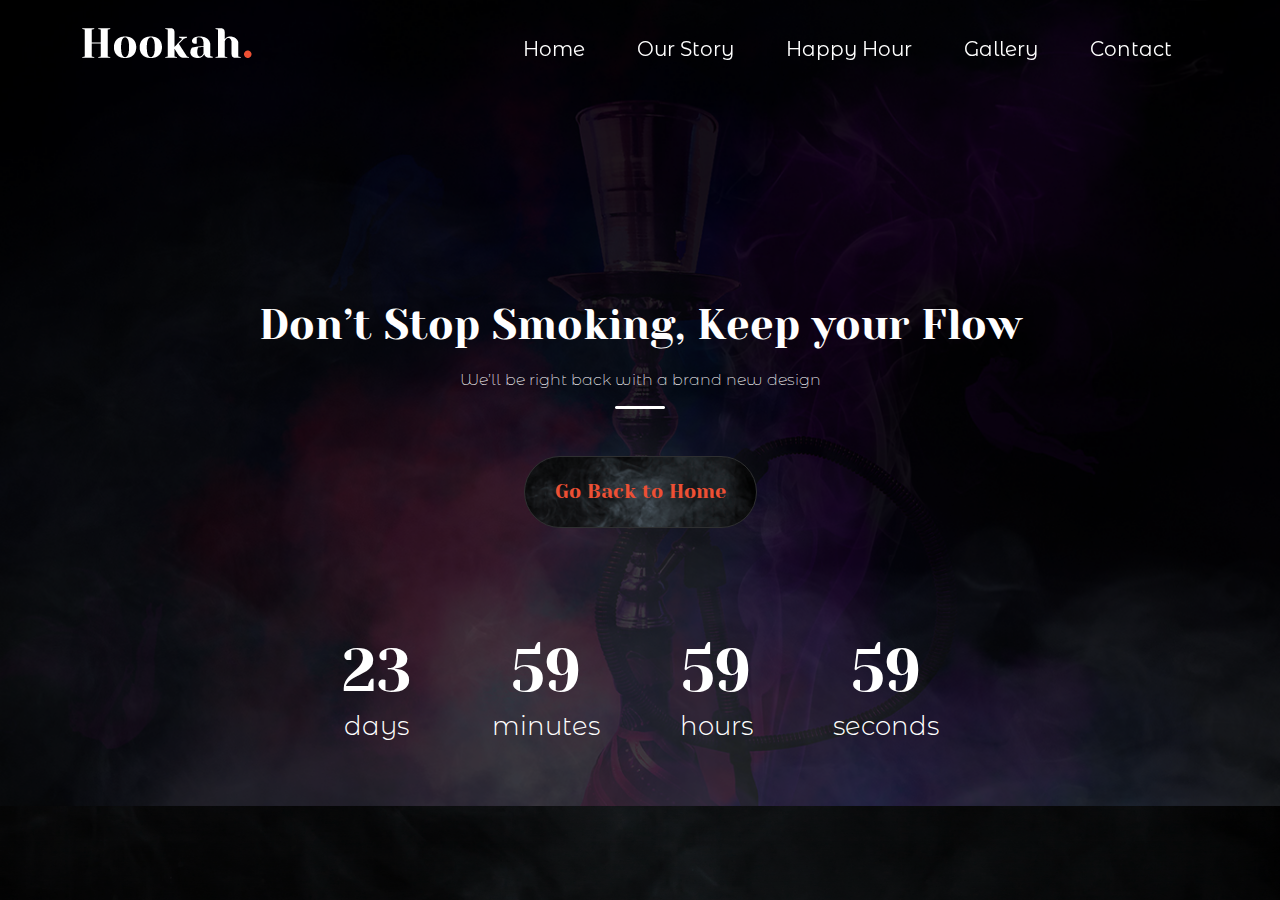
<file: contact.html>
<!DOCTYPE html>
<html lang="en">

<head>
    <meta charset="UTF-8">
    <meta http-equiv="X-UA-Compatible" content="IE=edge">
    <meta name="viewport" content="width=device-width, initial-scale=1.0">
    <title>Hokkah</title>
    <link rel="preconnect" href="https://fonts.gstatic.com">
    <link href="https://fonts.googleapis.com/css2?family=Yeseva+One&display=swap" rel="stylesheet">
    <link rel="preconnect" href="https://fonts.gstatic.com">
    <link href="https://fonts.googleapis.com/css2?family=Montserrat+Alternates:wght@100;200;300;400;500;600;700;800;900&display=swap"rel="stylesheet">
    <link rel="stylesheet" href="css/all.min.css">
    <link rel="stylesheet" href="css/bootstrap.min.css">
    <link rel="stylesheet" href="css/slick.css">
    <link rel="stylesheet" href="css/venobox.min.css">
    <link rel="stylesheet" href="css/style.css">
    <link rel="stylesheet" href="css/responsive.css">
</head>

<body class="story-bg" data-bs-spy="scroll" data-bs-target=".navbar">

<!-- ====================================
             navbar part start
 ===================================== -->
<nav class="navbar navbar-expand-lg menu p-0 menu">
    <div class="container">
        <a class="navbar-brand" href="#">
            <img src="./images/logo.png" alt="logo">
        </a>
        <button class="navbar-toggler" type="button" data-bs-toggle="collapse"
            data-bs-target="#navbarSupportedContent" aria-controls="navbarSupportedContent" aria-expanded="false"
            aria-label="Toggle navigation">
            <i class="fas fa-bars"></i>
        </button>
        <div class="collapse navbar-collapse" id="navbarSupportedContent">
            <ul class="navbar-nav ms-auto mb-2 mb-lg-0">
                <li class="nav-item">
                    <a class="nav-link " aria-current="page" href="index.html">Home</a>
                    <div class="overlay"></div>
                </li>
                <li class="nav-item">
                    <a class="nav-link" href="story.html">Our Story</a>
                    <div class="overlay"></div>
                </li>
                <li class="nav-item">
                    <a class="nav-link" href="error.html">Happy Hour</a>
                    <div class="overlay"></div>
                </li>
                <li class="nav-item">
                    <a class="nav-link" href="gallery.html">Gallery</a>
                    <div class="overlay"></div>
                </li>
                <li class="nav-item">
                    <a class="nav-link active" href="contact.html">Contact</a>
                    <div class="overlay"></div>
                </li>
            </ul>
        </div>
    </div>
</nav>
<!-- ====================================
            navbar part end
===================================== -->

<!-- ====================================
            banner-con part start
===================================== -->
<section id="banner-con-part">
    <div class="banner">
        <div class="banner-smoke">
            <div class="overlay">
                <div class="text">
                    <h2>Don’t Stop Smoking, Keep your Flow</h2>
                    <h3>We’ll be right back with a brand new design</h3>
                    <img src="./images/con-line.png" alt="con-line">
                </div>
                <div class="btn">
                    <a href="index.html">Go Back to Home</a>
                </div>
                <div class="counter-down">
                    <div class="left">
                        <div class="round">
                            <h4 id="da">23</h4>
                            <p>days</p>
                        </div>
                        <div class="round">
                            <h4 id="min">59</h4>
                            <p>minutes</p>
                        </div>
                    </div>
                    <div class="right">
                        <div class="round">
                            <h4 id="ho">59</h4>
                            <p>hours</p>
                        </div>
                        <div class="round">
                            <h4 id="sec">59</h4>
                            <p>seconds</p>
                        </div>
                    </div>
                </div>
            </div>
        </div>
    </div>
</section>
<!-- ====================================
            banner-con part end
===================================== -->








    <script src="js/jquery-1.12.4.min.js"></script>
    <script src="js/slick.min.js"></script>
    <script src="js/jquery.counterup.min.js"></script>
    <script src="js/waypoints.min.js"></script>
    <script src="js/venobox.min.js"></script>
    <script src="js/bootstrap.bundle.min.js"></script>
    <script src="js/jquery.arctext.js"></script>
    <script src="js/script.js"></script>
</body>

</html>
</file>
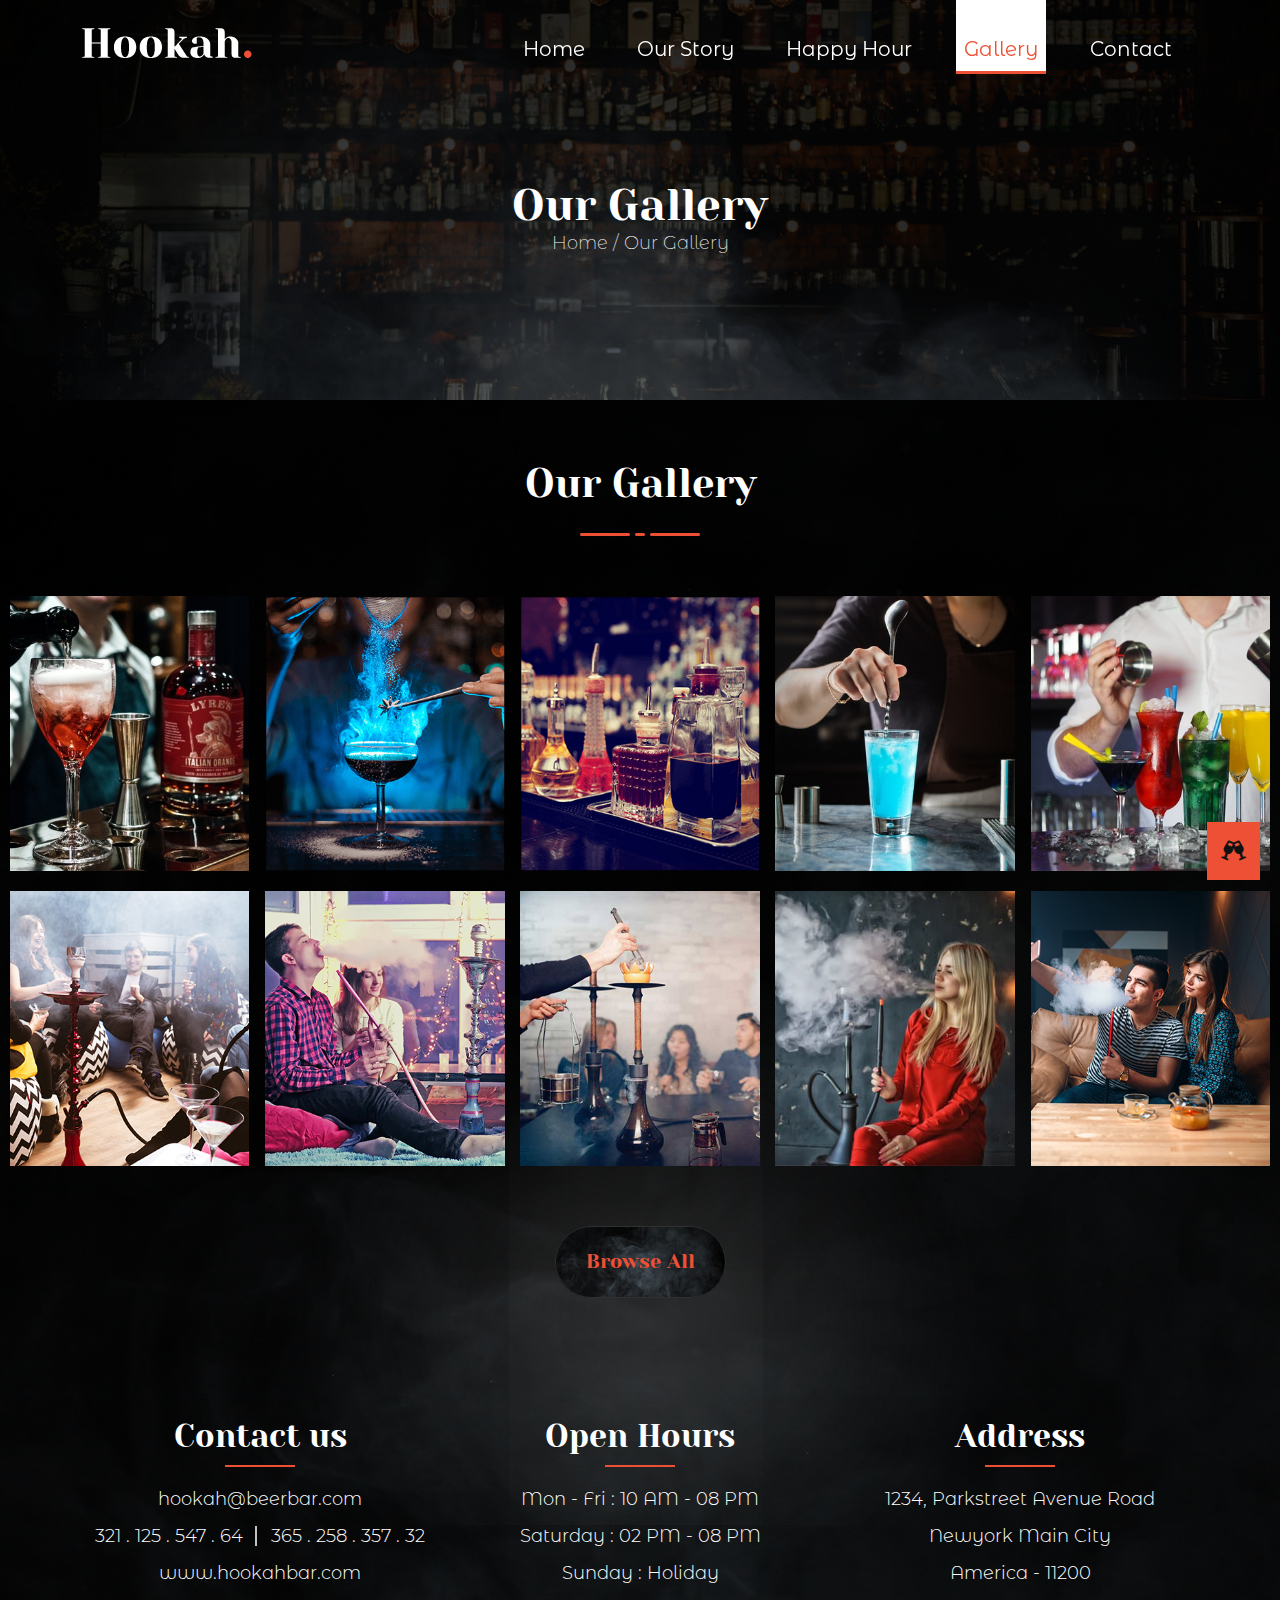
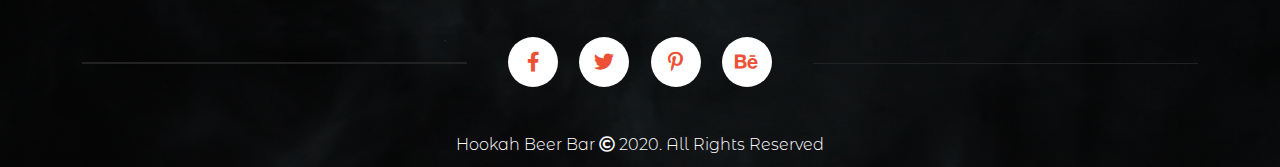
<file: gallery.html>
<!DOCTYPE html>
<html lang="en">

<head>
    <meta charset="UTF-8">
    <meta http-equiv="X-UA-Compatible" content="IE=edge">
    <meta name="viewport" content="width=device-width, initial-scale=1.0">
    <title>Hokkah</title>
    <link rel="preconnect" href="https://fonts.gstatic.com">
    <link href="https://fonts.googleapis.com/css2?family=Yeseva+One&display=swap" rel="stylesheet">
    <link rel="preconnect" href="https://fonts.gstatic.com">
    <link href="https://fonts.googleapis.com/css2?family=Montserrat+Alternates:wght@100;200;300;400;500;600;700;800;900&display=swap"rel="stylesheet">
    <link rel="stylesheet" href="css/all.min.css">
    <link rel="stylesheet" href="css/bootstrap.min.css">
    <link rel="stylesheet" href="css/slick.css">
    <link rel="stylesheet" href="css/venobox.min.css">
    <link rel="stylesheet" href="css/style.css">
    <link rel="stylesheet" href="css/responsive.css">
</head>

<body class="gallery-bg" data-bs-spy="scroll" data-bs-target=".navbar">

<!-- ====================================
             navbar part start
 ===================================== -->
<nav class="navbar navbar-expand-lg menu p-0 menu">
    <div class="container">
        <a class="navbar-brand" href="#">
            <img src="./images/logo.png" alt="logo">
        </a>
        <button class="navbar-toggler" type="button" data-bs-toggle="collapse"
            data-bs-target="#navbarSupportedContent" aria-controls="navbarSupportedContent" aria-expanded="false"
            aria-label="Toggle navigation">
            <i class="fas fa-bars"></i>
        </button>
        <div class="collapse navbar-collapse" id="navbarSupportedContent">
            <ul class="navbar-nav ms-auto mb-2 mb-lg-0">
                <li class="nav-item">
                    <a class="nav-link " aria-current="page" href="index.html">Home</a>
                    <div class="overlay"></div>
                </li>
                <li class="nav-item">
                    <a class="nav-link" href="story.html">Our Story</a>
                    <div class="overlay"></div>
                </li>
                <li class="nav-item">
                    <a class="nav-link" href="error.html">Happy Hour</a>
                    <div class="overlay"></div>
                </li>
                <li class="nav-item">
                    <a class="nav-link active" href="gallery.html">Gallery</a>
                    <div class="overlay"></div>
                </li>
                <li class="nav-item">
                    <a class="nav-link" href="contact.html">Contact</a>
                    <div class="overlay"></div>
                </li>
            </ul>
        </div>
    </div>
</nav>
<!-- ====================================
            navbar part end
===================================== -->

<!-- ====================================
            banner part start
===================================== -->
<section id="banner-part">
    <div class="banner-slider new-gallery">
        <div class="banner new-story-banner">
            <div class="banner-smoke">
                <div class="overlay">
                    <h5>Our Gallery</h5>
                    <h6>Home / Our Gallery</h6>
                </div>
            </div>
        </div>
    </div>
</section>
<!-- ====================================
            banner part end
===================================== -->



<!-- ====================================
            gallery part start
===================================== -->
<section id="gallery-part">
    <div class="title">
        <h2>Our Gallery</h2>
        <img src="images/line-shape-3.png" alt="line shape">
    </div>
    <div class="main gallery-main">
        <div class="item ">
            <div class="gallery-img">
                <div class="img">
                    <img src="images/gallery6.png" alt="gallery6">
                </div>
                <div class="overlay">
                    <div class="icon-box">
                        <a class="venobox" data-gall="gallery01" href="images/gallery1.png">
                        <img src="images/frame-icon.png" alt="frame-icon"> </a>
                    </div>
                </div>
            </div>
        </div>
        <div class="item">
            <div class="gallery-img">
                <div class="img">
                    <img src="images/gallery2.png" alt="gallery2">
                </div>
                <div class="overlay">
                    <div class="icon-box">
                        <a class="venobox" data-gall="gallery01" href="images/gallery2.png">
                        <img src="images/frame-icon.png" alt=""> </a>
                    </div>
                </div>
            </div>
        </div>
        <div class="item">
            <div class="gallery-img">
                <div class="img">
                    <img src="images/gallery3.png" alt="gallery3">
                </div>
                <div class="overlay">
                    <div class="icon-box">
                        <a class="venobox" data-gall="gallery01" href="images/gallery3.png">
                        <img src="images/frame-icon.png" alt=""> </a>
                    </div>
                </div>
            </div>
        </div>
        <div class="item">
            <div class="gallery-img">
                <div class="img">
                    <img src="images/gallery4.png" alt="gallery5">
                </div>
                <div class="overlay">
                    <div class="icon-box">
                        <a class="venobox" data-gall="gallery01" href="images/gallery4.png">
                        <img src="images/frame-icon.png" alt=""> </a>
                    </div>
                </div>
            </div>
        </div>
        <div class="item">
            <div class="gallery-img">
                <div class="img">
                    <img src="images/gallery5.png" alt="gallery5">
                </div>
                <div class="overlay">
                    <div class="icon-box">
                        <a class="venobox" data-gall="gallery01" href="images/gallery5.png">
                        <img src="images/frame-icon.png" alt=""> </a>
                    </div>
                </div>
            </div>
        </div>
    </div>
    <div class="main ">
        <div class="item ">
            <div class="gallery-img">
                <div class="img">
                    <img src="images/home2-gallery1.png" alt="home2-gallery1">
                </div>
                <div class="overlay">
                    <div class="icon-box">
                        <a class="venobox" data-gall="gallery01" href="images/home2-gallery1.png">
                        <img src="images/frame-icon.png" alt="frame-icon"> </a>
                    </div>
                </div>
            </div>
        </div>
        <div class="item">
            <div class="gallery-img">
                <div class="img">
                    <img src="images/home2-gallery2.png" alt="home2-gallery2">
                </div>
                <div class="overlay">
                    <div class="icon-box">
                        <a class="venobox" data-gall="gallery01" href="images/home2-gallery2.png">
                        <img src="images/frame-icon.png" alt=""> </a>
                    </div>
                </div>
            </div>
        </div>
        <div class="item">
            <div class="gallery-img">
                <div class="img">
                    <img src="images/home2-gallery3.png" alt="home2-gallery3">
                </div>
                <div class="overlay">
                    <div class="icon-box">
                        <a class="venobox" data-gall="gallery01" href="images/home2-gallery3.png">
                        <img src="images/frame-icon.png" alt=""> </a>
                    </div>
                </div>
            </div>
        </div>
        <div class="item">
            <div class="gallery-img">
                <div class="img">
                    <img src="images/home2-gallery4.png" alt="home2-gallery4">
                </div>
                <div class="overlay">
                    <div class="icon-box">
                        <a class="venobox" data-gall="gallery01" href="images/home2-gallery4.png">
                        <img src="images/frame-icon.png" alt=""> </a>
                    </div>
                </div>
            </div>
        </div>
        <div class="item">
            <div class="gallery-img">
                <div class="img">
                    <img src="images/home2-gallery5.png" alt="home2-gallery5">
                </div>
                <div class="overlay">
                    <div class="icon-box">
                        <a class="venobox" data-gall="gallery01" href="images/home2-gallery5.png">
                        <img src="images/frame-icon.png" alt=""> </a>
                    </div>
                </div>
            </div>
        </div>
    </div>
    <div class="button">
        <a href="#">Browse All</a>
    </div>
</section>
<!-- ====================================
            gallery part end
===================================== -->



<!-- =============================
        contact part start
=============================== -->
<section id="contact-part">
    <div class="container">
        <div class="row">
            <div class="col-lg-4 col-md-4 p-0">
                <div class="item">
                    <h3>Contact us</h3>
                    <p>hookah@beerbar.com</p>
                    <div class="con"><p>321 . 125 . 547 . 64 </p> <p>365 . 258 . 357 . 32</p></div>
                    <p>www.hookahbar.com</p>
                </div>
            </div>
            <div class="col-lg-4 col-md-4">
                <div class="item">
                    <h3>Open Hours</h3>
                    <p>Mon - Fri   :   10 AM - 08 PM</p>
                    <p>Saturday   :   02 PM - 08 PM</p>
                    <p>Sunday   :   Holiday</p>
                </div>
            </div>
            <div class="col-lg-4 col-md-4">
                <div class="item">
                    <h3>Address</h3>
                    <p>1234, Parkstreet Avenue Road</p>
                    <p>Newyork Main City</p>
                    <p>America - 11200</p>
                </div>
            </div>
        </div>
        <div class="icon-part">
            <ul>
                <li><a href="#"><i class="fab fa-facebook-f"></i></a></li>
                <li><a href="#"><i class="fab fa-twitter"></i></a></li>
                <li><a href="#"><i class="fab fa-pinterest-p"></i></a></li>
                <li><a href="#"><i class="fab fa-behance"></i></a></li>
            </ul>
        </div>
    </div>
</section>
<!-- =============================
        contact part end
=============================== -->

<!-- =============================
     back-to-top-part start
=============================== -->


<a href="#" class="back-to-top"> <i class="fas fa-glass-cheers"></i> </a>



<!-- ==============================
     back-to-top-part end
=============================== -->


<!-- =============================
        footer part start
=============================== -->
<footer>
    <p>Hookah Beer Bar <i class="far fa-copyright"></i> 2020. All Rights Reserved</p>
</footer>
<!-- =============================
        footer part end
=============================== -->




    <script src="js/jquery-1.12.4.min.js"></script>
    <script src="js/slick.min.js"></script>
    <script src="js/jquery.counterup.min.js"></script>
    <script src="js/waypoints.min.js"></script>
    <script src="js/venobox.min.js"></script>
    <script src="js/bootstrap.bundle.min.js"></script>
    <script src="js/jquery.arctext.js"></script>
    <script src="js/script.js"></script>
</body>

</html>
</file>
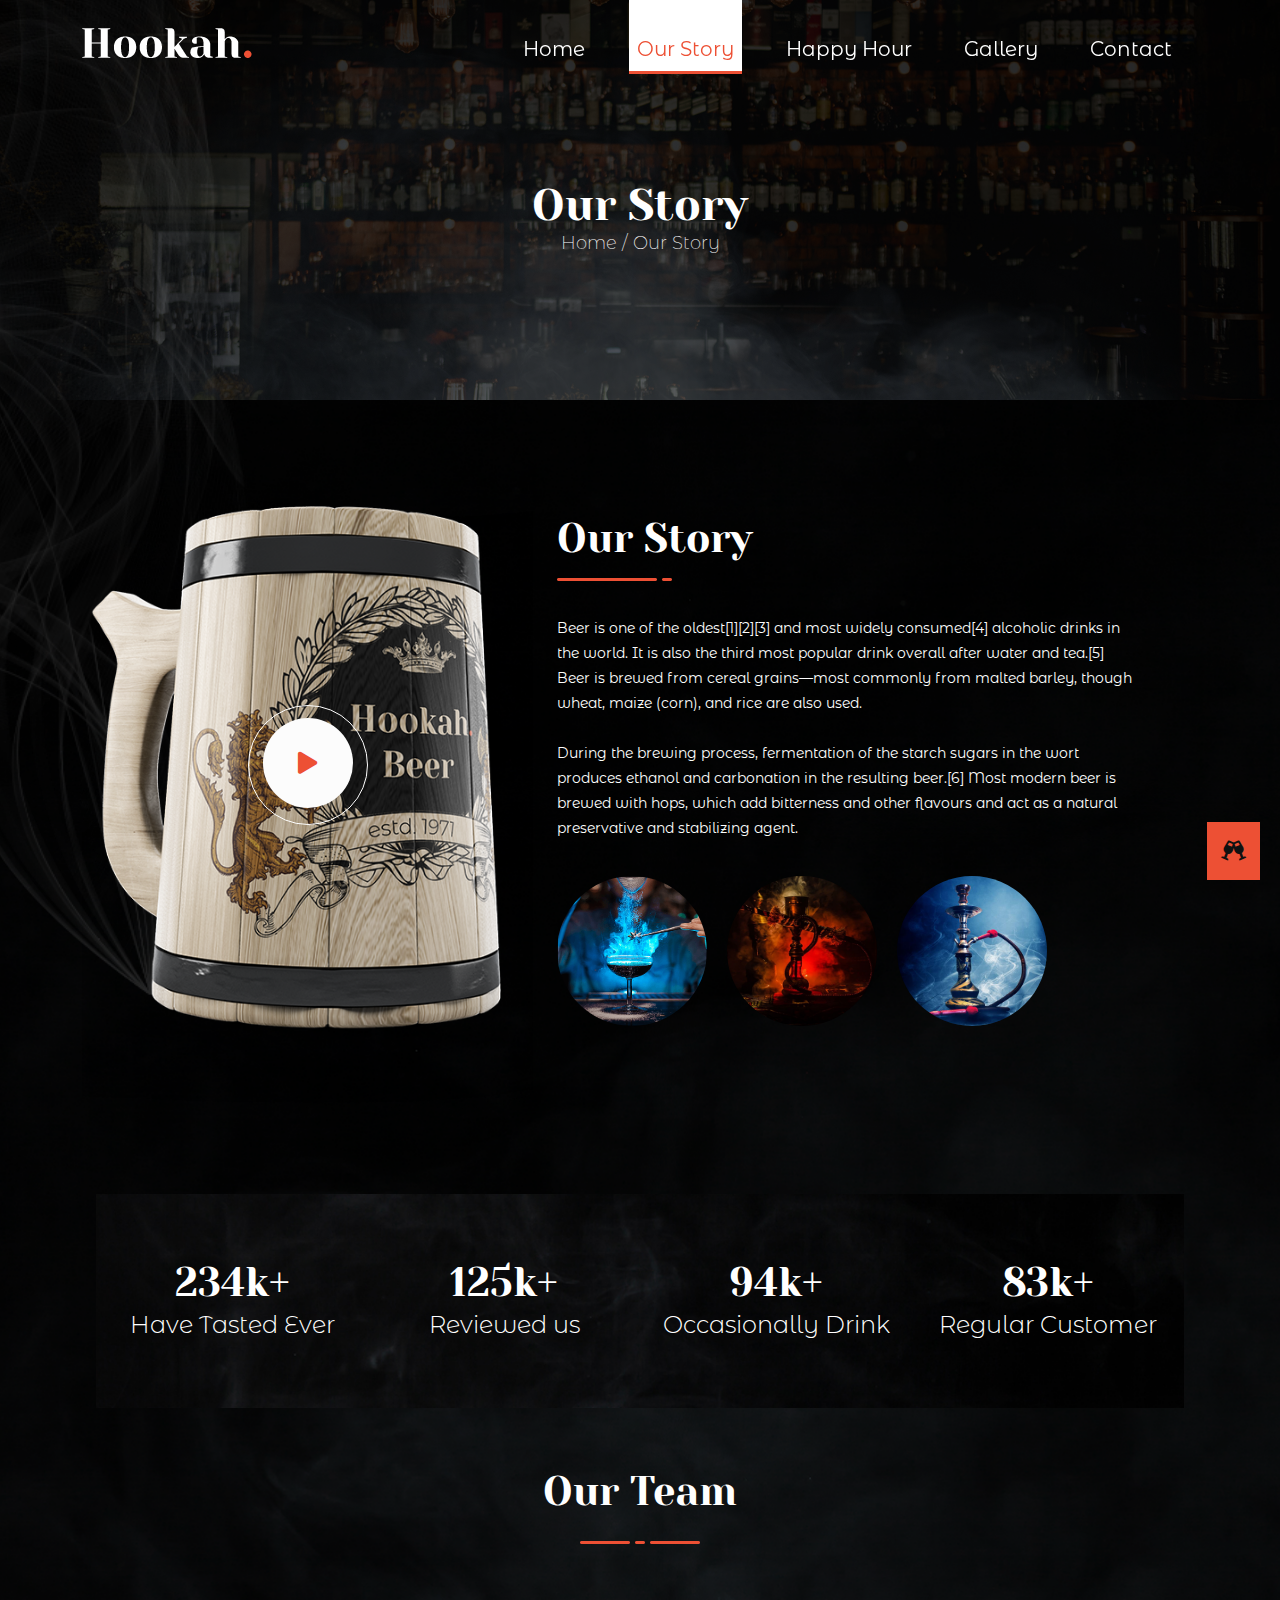
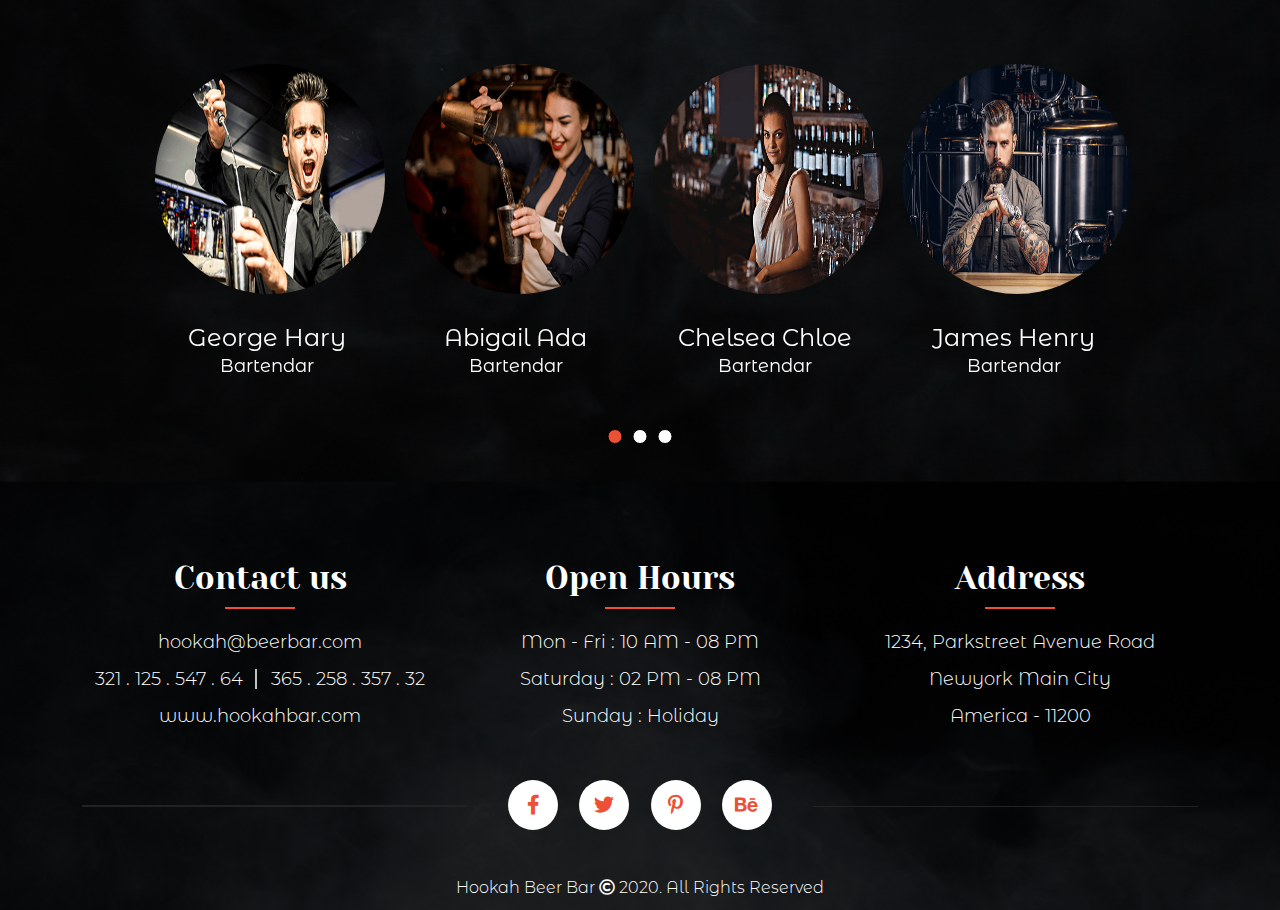
<file: story.html>
<!DOCTYPE html>
<html lang="en">

<head>
    <meta charset="UTF-8">
    <meta http-equiv="X-UA-Compatible" content="IE=edge">
    <meta name="viewport" content="width=device-width, initial-scale=1.0">
    <title>Hokkah</title>
    <link rel="preconnect" href="https://fonts.gstatic.com">
    <link href="https://fonts.googleapis.com/css2?family=Yeseva+One&display=swap" rel="stylesheet">
    <link rel="preconnect" href="https://fonts.gstatic.com">
    <link href="https://fonts.googleapis.com/css2?family=Montserrat+Alternates:wght@100;200;300;400;500;600;700;800;900&display=swap"rel="stylesheet">
    <link rel="stylesheet" href="css/all.min.css">
    <link rel="stylesheet" href="css/bootstrap.min.css">
    <link rel="stylesheet" href="css/slick.css">
    <link rel="stylesheet" href="css/venobox.min.css">
    <link rel="stylesheet" href="css/style.css">
    <link rel="stylesheet" href="css/responsive.css">
</head>

<body class="story-bg" data-bs-spy="scroll" data-bs-target=".navbar">

<!-- ====================================
             navbar part start
 ===================================== -->
<nav class="navbar navbar-expand-lg menu p-0 menu">
    <div class="container">
        <a class="navbar-brand" href="#">
            <img src="./images/logo.png" alt="logo">
        </a>
        <button class="navbar-toggler" type="button" data-bs-toggle="collapse"
            data-bs-target="#navbarSupportedContent" aria-controls="navbarSupportedContent" aria-expanded="false"
            aria-label="Toggle navigation">
            <i class="fas fa-bars"></i>
        </button>
        <div class="collapse navbar-collapse" id="navbarSupportedContent">
            <ul class="navbar-nav ms-auto mb-2 mb-lg-0">
                <li class="nav-item">
                    <a class="nav-link " aria-current="page" href="index.html">Home</a>
                    <div class="overlay"></div>
                </li>
                <li class="nav-item">
                    <a class="nav-link active" href="story.html">Our Story</a>
                    <div class="overlay"></div>
                </li>
                <li class="nav-item">
                    <a class="nav-link" href="error.html">Happy Hour</a>
                    <div class="overlay"></div>
                </li>
                <li class="nav-item">
                    <a class="nav-link" href="gallery.html">Gallery</a>
                    <div class="overlay"></div>
                </li>
                <li class="nav-item">
                    <a class="nav-link" href="contact.html">Contact</a>
                    <div class="overlay"></div>
                </li>
            </ul>
        </div>
    </div>
</nav>
<!-- ====================================
            navbar part end
===================================== -->

<!-- ====================================
            banner part start
===================================== -->
<section id="banner-part">
    <div class="banner-slider new-story">
        <div class="banner new-story-banner">
            <div class="banner-smoke">
                <div class="overlay">
                    <h5>Our Story</h5>
                    <h6>Home / Our Story</h6>
                </div>
            </div>
        </div>
    </div>
</section>
<!-- ====================================
            banner part end
===================================== -->

<!-- ====================================
            story part start
===================================== -->
<section id="story-part">
    <div class="container">
        <div class="row">
            <div class="col-lg-5 col-md-5">
              <div class="img new-story-img">
                  <img src="./images/mocup.png" alt="mocup">
                  <img class="mocup-smoke" src="./images/mocup-smoke.png" alt="mocup-smoke">
                  <div class="overlay">
                      <div class="round">
                        <a class="venobox" data-autoplay="true" data-vbtype="video" href="https://youtu.be/SuZ85SrV9oI"><i class="fas fa-play"></i></a>
                      </div>
                  </div>
              </div>
            </div>
            <div class="col-lg-7 col-md-7">
                <div class="text new-story-text">
                    <div class="story-title">
                        <h2>Our Story</h2>
                        <img src="./images/line-shape-2.png" alt="line-shape">
                    </div>
                    <p>Beer is one of the oldest[1][2][3] and most widely consumed[4] alcoholic drinks in the world.
                         It is also the third most popular drink overall after water and tea.[5] Beer is brewed from 
                         cereal grains—most commonly from malted barley, though wheat, maize (corn), and rice are also used.
                    </p>
                    <p>During the brewing process, fermentation of the starch sugars in the wort produces ethanol and
                         carbonation in the resulting beer.[6] Most modern beer is brewed with hops, which add bitterness and other
                         flavours and act as a natural preservative and stabilizing agent.
                    </p>
                    <div class="img-part">
                        <div class="img">
                            <img src="./images/gallery2.png" alt="gallery2">
                            <div class="overlay">
                                <div class="round">
                                    <div class="round2">
                                        <a class="venobox" data-autoplay="true" data-vbtype="video" href="https://youtu.be/SuZ85SrV9oI"><i class="fas fa-play"></i></a>
                                      </div>
                                </div>
                            </div>
                        </div>
                        <div class="img">
                            <img src="./images/gallery7.png" alt="gallery7">
                            <div class="overlay">
                                <div class="round">
                                    <div class="round2">
                                        <a class="venobox" data-autoplay="true" data-vbtype="video" href="https://youtu.be/SuZ85SrV9oI"><i class="fas fa-play"></i></a>
                                      </div>
                                </div>
                            </div>
                        </div>
                        <div class="img img1">
                            <img src="./images/gallery10.png" alt="gallery10">
                            <div class="overlay">
                                <div class="round">
                                    <div class="round2">
                                        <a class="venobox" data-autoplay="true" data-vbtype="video" href="https://youtu.be/SuZ85SrV9oI"><i class="fas fa-play"></i></a>
                                      </div>
                                </div>
                            </div>
                        </div>
                    </div>
                </div>
            </div>
        </div>
    </div>
</section>
<!-- ====================================
            story part end
===================================== -->




<!-- ====================================
         counter part start
===================================== -->
<section id="counter-part">
    <div class="container">
      <div class="row">
        <div class="col-lg-3 col-sm-6 col-md-6">
          <div class="item">
            <div class="k">
                <h2 class="counter k">234 </h2>
                <h2>k+</h2>
            </div>
            <p>Have Tasted Ever</p>
          </div>
        </div>
        <div class="col-lg-3 col-sm-6 col-md-6">
          <div class="item">
            <div class="k">
                <h2 class="counter">125</h2>
                <h2>k+</h2>
            </div>
            <p>Reviewed us</p>
          </div>
        </div>
        <div class="col-lg-3 col-sm-6 col-md-6">
          <div class="item">
            <div class="k">
            <h2 class="counter">94 </h2>
            <h2>k+</h2>
            </div>
            <p>Occasionally Drink</p>
          </div>
        </div>
        <div class="col-lg-3 col-sm-6 col-md-6">
          <div class="item">
            <div class="k">
            <h2 class="counter">83 </h2>
            <h2>k+</h2>
            </div>
            <p>Regular Customer</p>
          </div>
        </div>     
      </div>
    </div>
  </section>
<!-- ====================================
         counter part end
===================================== -->




<!-- ====================================
            team part start
===================================== -->
<section id="team-part">
    <div class="story-team-part">
        <div class="title">
            <h2>Our Team</h2>
            <img class="team-line" src="images/line-shape-3.png" alt="line-shape-3">
        </div>
        <div class="container">
            <div class="team-slider-part">
                <div class="team-slider">
                    <div class="team story-team">
                        <div class="round">
                            <img src="images/team1.png" alt="team1">
                        </div>
                        <div class="smoke">
                            <img src="images/team-smoke.png" alt="team-smoke">
                        </div>
                        <div class="text">
                            <h4>George Hary</h4>
                            <p>Bartendar</p>
                        </div>
                    </div>
                    <div class="team story-team">
                        <div class="round">
                            <img src="images/team2.png" alt="team2">
                        </div>
                        <div class="smoke">
                            <img src="images/team-smoke.png" alt="team-smoke">
                        </div>
                        <div class="text">
                            <h4>Abigail Ada</h4>
                            <p>Bartendar</p>
                        </div>
                    </div>
                    <div class="team story-team">
                        <div class="round">
                            <img src="images/team3.png" alt="team3">
                        </div>
                        <div class="smoke">
                            <img src="images/team-smoke.png" alt="team-smoke">
                        </div>
                        <div class="text">
                            <h4>Chelsea Chloe</h4>
                            <p>Bartendar</p>
                        </div>
                    </div>
                    <div class="team story-team">
                        <div class="round">
                            <img src="images/team4.png" alt="team4">
                        </div>
                        <div class="smoke">
                            <img src="images/team-smoke.png" alt="team-smoke">
                        </div>
                        <div class="text">
                            <h4>James Henry</h4>
                            <p>Bartendar</p>
                        </div>
                    </div>
                    <div class="team">
                        <div class="round">
                            <img src="images/team3.png" alt="team3">
                        </div>
                        <div class="smoke">
                            <img src="images/team-smoke.png" alt="team-smoke">
                        </div>
                        <div class="text">
                            <h4>George Hary</h4>
                            <p>Bartendar</p>
                        </div>
                    </div>
                </div>
            </div>
        </div>
    </div>
</section>
<!-- ====================================
            team part end
===================================== -->



<!-- =============================
        contact part start
=============================== -->
<section id="contact-part">
    <div class="container">
        <div class="row">
            <div class="col-lg-4 col-md-4 p-0">
                <div class="item">
                    <h3>Contact us</h3>
                    <p>hookah@beerbar.com</p>
                    <div class="con"><p>321 . 125 . 547 . 64 </p> <p>365 . 258 . 357 . 32</p></div>
                    <p>www.hookahbar.com</p>
                </div>
            </div>
            <div class="col-lg-4 col-md-4">
                <div class="item">
                    <h3>Open Hours</h3>
                    <p>Mon - Fri   :   10 AM - 08 PM</p>
                    <p>Saturday   :   02 PM - 08 PM</p>
                    <p>Sunday   :   Holiday</p>
                </div>
            </div>
            <div class="col-lg-4 col-md-4">
                <div class="item">
                    <h3>Address</h3>
                    <p>1234, Parkstreet Avenue Road</p>
                    <p>Newyork Main City</p>
                    <p>America - 11200</p>
                </div>
            </div>
        </div>
        <div class="icon-part">
            <ul>
                <li><a href="#"><i class="fab fa-facebook-f"></i></a></li>
                <li><a href="#"><i class="fab fa-twitter"></i></a></li>
                <li><a href="#"><i class="fab fa-pinterest-p"></i></a></li>
                <li><a href="#"><i class="fab fa-behance"></i></a></li>
            </ul>
        </div>
    </div>
</section>
<!-- =============================
        contact part end
=============================== -->

<!-- =============================
     back-to-top-part start
=============================== -->


<a href="#" class="back-to-top"> <i class="fas fa-glass-cheers"></i> </a>



<!-- ==============================
     back-to-top-part end
=============================== -->


<!-- =============================
        footer part start
=============================== -->
<footer>
    <p>Hookah Beer Bar <i class="far fa-copyright"></i> 2020. All Rights Reserved</p>
</footer>
<!-- =============================
        footer part end
=============================== -->




    <script src="js/jquery-1.12.4.min.js"></script>
    <script src="js/slick.min.js"></script>
    <script src="js/jquery.counterup.min.js"></script>
    <script src="js/waypoints.min.js"></script>
    <script src="js/venobox.min.js"></script>
    <script src="js/bootstrap.bundle.min.js"></script>
    <script src="js/jquery.arctext.js"></script>
    <script src="js/script.js"></script>
</body>

</html>
</file>
<file: css/style.css>
*{
    margin: 0;
    padding: 0;
}
a{
    display: inline-block;
    text-decoration: none;
}
ul,ol{
    list-style: none;
    padding-left: 0;
}
p,h1,h2,h3,h4,h5,h6{
    margin: 0;
    padding: 0;
}
html,body{
    overflow-x: hidden;
    background: url(../images/backgroung.png) no-repeat center;
    background-size: cover;
}
html,.story-bg{
    overflow-x: hidden;
    background: url(../images/new-story-bg.png) no-repeat center;
    background-size: cover;
}
html,.gallery-bg{
    overflow-x: hidden;
    background: url(../images/new-gallery-bg.png) no-repeat center;
    background-size: cover;
}
.title{
    text-align: center;
}
.title h2{
    color: #fff;
    text-align: center;
    font-family: 'Yeseva One', cursive;
    font-size: 40px;
    font-weight: 400;
    padding-top: 60px;
}
.title img{
    padding-top: 25px;
    padding-bottom: 60px;
}
/* ===================================
          navbar part start
==================================== */
.navbar{
    width: 100%;
    position: fixed;
    top: 0;
    left: 0;
    z-index: 9999;
    transition: .4s;
}
.navbar .nav-item{
    position: relative;
    margin: 0 18px;
}
.navbar .nav-item a {
	width: 100%;
	display: inline-block;
	padding-top: 34px;
	padding-bottom: 20px;
	font-family: 'Montserrat Alternates', sans-serif;
	font-size: 20px;
	font-weight: 400;
	color: #fff;
	padding-left: 10px;
	padding-right: 10px;
    transition: .4s;
}
.navbar .nav-item:hover a{
    color: #ed5034;
}
.navbar .nav-item .active {
    color: #ed5034;
}

.navbar .navbar-nav li a.active::before {
    height: 115px;
}
.navbar .navbar-nav .nav-link::before {
    width: 100%;
    height: 0px;
    position: absolute;
    top: -41px;
    left: 0px;
    content: '';
    background-color: #fff;
    border-bottom: 3px solid #ed5034;
    z-index: -1;
    transition: .6s ;
}
.navbar .nav-item a:hover::before{
    height: 115px;
} 
.menufixed{
    background: #222;
    z-index: 9999;
    padding-bottom: 10px !important;
}
/* ===================================
          navbar part end
==================================== */

/* ===================================
          banner part start
==================================== */
#banner-part .banner{
    background: url(../images/banner1.png) no-repeat center;
    background-size: cover;
    width: 100%;
    padding-top: 830px;
}
#banner-part .banner2{
    background: url(../images/banner2.png) no-repeat center;
    background-size: cover;
    width: 100%;
}
#banner-part .banner3{
    background: url(../images/banner3.png) no-repeat center;
    background-size: cover;
    width: 100%;
}
#banner-part .banner .banner-smoke{
    width: 100%;
    height: 100%;
    position: absolute;
    top: 0;
    left: 0;
    background: url(../images/banner-smoke.png) no-repeat center;
    background-size: cover;
}
#banner-part .banner .overlay{
    width: 100%;
    height: 100%;
    background: rgb(0, 0, 0,.6);
    position: absolute;
    top: 0;
    left: 0;
    text-align: center;
}
#banner-part .banner .overlay h4{
    padding-top: 210px;
    padding-bottom: 40px;
    font-family: 'Montserrat Alternates', sans-serif;
    font-weight: 100;
    font-size: 36px;
    color: #f0f0f0;
}
#banner-part .banner .overlay h2{
    font-family: 'Yeseva One', cursive;
    font-size: 72px;
    font-weight: 400;
    color: #fff;
}
#banner-part .banner .overlay .main{
    display: flex;
    justify-content: center;
    align-items: center;
}

#banner-part .banner .overlay h3{
    font-family: 'Montserrat Alternates', sans-serif;
    font-weight: 100;
    font-size: 28px;
    color: #d4d4d4;
    padding: 15px 20px;
    position: relative;
}
#banner-part .prev{
    width: 60px;
    height: 60px;
    border-radius: 50%;
    color: #595a5c;
    border: 1px solid #595a5c;
    background: transparent;
    text-align: center;
    line-height: 60px;
    font-size: 17px;
    position: absolute;
    top: 85%;
    left: 47%;
    transform: translate(-50%,-50%);
    z-index: 1;
    transition: .4s;
    cursor: pointer;
}
#banner-part .next{
    width: 60px;
    height: 60px;
    border-radius: 50%;
    color: #595a5c;
    border: 1px solid #595a5c;
    background: transparent;
    text-align: center;
    line-height: 60px;
    font-size: 17px;
    position: absolute;
    top: 85%;
    right: 47%;
    transform: translate(50%,-50%);
    transition: .4s;
    cursor: pointer;
}
#banner-part .prev:hover{
    background: #fff;
    border-color: #fff;
    color: #ed5034;
}
#banner-part .next:hover{
    background: #fff;
    border-color: #fff;
    color: #ed5034;
}
/* ===================================
          banner part end
==================================== */

/* ===================================
         new banner part start
==================================== */
#banner-part .home-banner1{
    background: url(../images/home2-banner1.png) no-repeat center;
    background-size: cover;
    width: 100%;
    padding-top: 830px;
}
#banner-part .home-banner2{
    background: url(../images/home2-banner2.png) no-repeat center;
    background-size: cover;
    width: 100%;
}
#banner-part .home-banner3{
    background: url(../images/home2-banner3.png) no-repeat center;
    background-size: cover;
    width: 100%;
}
/* ===================================
         new banner part start
==================================== */



/* ===================================
        new story-banner part start
==================================== */
#banner-part .new-story-banner{
    padding-top: 400px;

}
#banner-part h5{
    font-family: 'Yeseva One', cursive;
    font-size: 44px;
    font-weight: 400;
    color: #fff;
    padding-top: 180px;
}
#banner-part h6{
    font-family: 'Montserrat Alternates', sans-serif;
    font-size: 18px;
    font-weight: 200;
    color: #fff;
}

/* ===================================
        new story-banner part end
==================================== */



/* ===================================
        banner-con part start
==================================== */
#banner-con-part .banner{
    background: url(../images/new-contact.png) no-repeat center;
    background-size: cover;
}
#banner-con-part .banner .banner-smoke{
    background: url(../images/banner-smoke.png) no-repeat center;
    background-size: cover;
    position: relative;
}
#banner-con-part .banner .banner-smoke .overlay{
    width: 100%;
    height: 100%;
    background: rgba(0, 0, 0,.7);
    text-align: center;
}
#banner-con-part .banner .banner-smoke .overlay h2{
    padding-top: 300px;
    padding-bottom: 20px;
    color: #fff;
    font-family: 'Yeseva One', cursive;
    font-size: 42px;
    font-weight: 400;
}
#banner-con-part .banner .banner-smoke .overlay h3{
    font-family: 'Montserrat Alternates', sans-serif;
    font-size: 16px;
    font-weight: 200;
    color: #fff;
    padding-bottom: 5px;
}
#banner-con-part .btn a{
    background: url(../images/button-bg.png) no-repeat center;
    background-size: cover;
    font-family: 'Yeseva One', cursive;
    font-size: 20px;
    font-weight: 400;
    padding: 20px 30px;
    border-radius: 45px;
    color: #ed5034;
    border: 1px solid #2f3031;
    margin-top: 30px;
    margin-bottom: 100px;
}
#banner-con-part .counter-down{
    display: flex;
    justify-content: center;
    color: #fff;
    padding-bottom: 60px;
}
#banner-con-part .counter-down .left{
    display: flex;
}
#banner-con-part .counter-down .right{
    display: flex;
}
#banner-con-part .counter-down .round{
    margin: 0 40px;
}
#banner-con-part .counter-down .round h4{
    font-family: 'Yeseva One', cursive;
    font-size: 60px;
    font-weight: 400;
}
#banner-con-part .counter-down .round p{
    font-family: 'Montserrat Alternates', sans-serif;
    font-size: 26px;
    font-weight: 300;
}
/* ===================================
        banner-con part end
==================================== */




/* ===================================
          story part start
==================================== */

#story-part .img{
    width: 100%;
    padding-top: 100px;
    padding-bottom: 80px;
    position: relative;
}
#story-part .img img{
    width: 100%;
}
#story-part .img .mocup-smoke{
    position: absolute;
    bottom: 25%;
    left: -62%;
}
#story-part .img .overlay{
    position: absolute;
    top: -39%;
    left: -38%;
}
#story-part .img .overlay img{
    width: 100%;
}
#story-part .img .overlay {
    width: 120px;
    height: 120px;
    border-radius: 50%;
    border: 1px solid #fff;
    position: absolute;
    top: 46%;
    left: 50%;
    transform: translate(-50%,-50%);
}
#story-part .img .overlay a {
    width: 90px;
    height: 90px;
    border-radius: 50%;
    background: #fcfcfc;
	color: #ed5034;
	position: absolute;
	top: 10%;
	left: 50%;
	transform: translateX(-50%);
}
#story-part .img .overlay a i{
    font-size: 22px;
    position: relative;
    top: 50%;
    left: 50%;
    transform: translate(-50%,-50%);
}
#story-part .text{
    padding-top: 145px;
}
#story-part .text .story-title h2{
    color: #fff;
    text-align: left;
    font-family: 'Yeseva One', cursive;
    font-size: 40px;
    font-weight: 400;
    padding-bottom: 15px;
    position: relative;
}
#story-part .text .story-title img{
    padding-bottom: 35px;
}
#story-part .text p{
    width: 80%;
    font-family: 'Montserrat Alternates', sans-serif;
    font-weight: 400;
    font-size: 14px;
    color: #fdfdfd;
    padding-bottom: 40px;
    line-height: 25px;
}
#story-part .text .button a{
    background: url(../images/button-bg.png) no-repeat center;
    background-size: cover;
    font-family: 'Yeseva One', cursive;
    font-size: 20px;
    font-weight: 400;
    padding: 20px 30px;
    border-radius: 45px;
    color: #ed5034;
    border: 1px solid #2f3031;
}
/* ===================================
          story part end
==================================== */



/* ===================================
         home2 story part start
==================================== */
#story-part .home2-img {
    width: 94%;
    padding-top: 100px;
    padding-bottom: 170px;
    position: relative;
}
#story-part .home2-img  .home2-smoke {
    position: absolute;
    bottom: 28%;
    left: -53%;
}
/* ===================================
         hom2 story part end
==================================== */

/* ===================================
         new story part start
==================================== */
#story-part .new-story-text{
    padding-top: 115px;
}
#story-part .new-story-text p {
    width: 90%;
    padding-bottom: 25px;
}
#story-part .new-story-text .img-part{
    display: flex;
}
#story-part .new-story-text .img-part .img{
    width: 150px;
    height: 150px;
    border-radius: 50%;
    padding: 0;
    margin-top: 10px;
    margin-right: 20px;
    position: relative;
}
#story-part .new-story-text .img-part .img .overlay{
    width: 100%;
    height: 100%;
    background: rgba(0, 0, 0,.9);
    position: absolute;
    top: 50%;
    left: 50%;
    transform: translate(-50%,-50%);
    border: none;
    opacity: 0;
    transition: .4s;
}
#story-part .new-story-text .img-part .img:hover .overlay{
    opacity: 1;
}
#story-part .new-story-text .img-part img{
    width: 100%;
    height: 100%;
    border-radius: 50%;
}
#story-part .new-story-text .img-part .img .round {
    width: 70px;
    height: 70px;
    border: 1px solid #a7a6a6;
    border-radius: 50%;
    position: absolute;
    top: 50%;
    left: 50%;
    transform: translate(-50%,-50%);
}
#story-part .new-story-text .img-part .img .round2 a {
    width: 55px;
    height: 55px;
    border-radius: 50%;
    background: #a7a6a6;
}
#story-part .new-story-text .img-part .img a i {
    font-size: 18px;
    position: relative;
    top: 46%;
    left: 53%;
}
/* ===================================
         new story part end
==================================== */

#counter-part{
    background: url(../images/new-counter-bg.jpg) no-repeat center;
    background-size: cover;
    width: 85%;
    margin: 0 auto;
    padding: 65px 0;
}
#counter-part .item {
    text-align: center;
    color: #fff;
}
#counter-part .item h2{
    font-family: 'Yeseva One', cursive;
    font-size: 40px;
    font-weight: 400;
}
#counter-part .item p{
    text-align: center;
    color: #fff;
    font-family: 'Montserrat Alternates', sans-serif;
    font-weight: 300;
    font-size: 24px;
}
#counter-part .item .k{
    display: flex;
    justify-content: center;
}

/* ===================================
          happy-hour part start
==================================== */

#happy-hour-part .happy-hour{
    background: url(../images/happyhour-bg.png) no-repeat right;
    background-size: 77%;
    padding-top: 675px;
    margin-top: -200px;
    position: relative;
    top: 0;
    right: 0;
}
#happy-hour-part .overlay{
    width: 100%;
    height: 82%;
    background: rgba(0, 0, 0,.3);
    position: absolute;
    top: 18%;
    left: 0;
}
#happy-hour-part .counter-down{
    display: flex;
    justify-content: center;
    align-items: center;
    color: #fff;
    text-align: center;
    border-right: 1px solid #272727;
}
#happy-hour-part .counter-down .round{
    width: 130px;
    height: 130px;
    border-radius: 50%;
    padding-top: 25px;
    padding-left: 5px;
    margin: 0 10px;
    margin-bottom: 20px;
    background: url(../images/happyhour-timebg.png) no-repeat center;
    -webkit-box-shadow: 10px 10px 200px 0px rgba(255,255,255,0.21);
    -moz-box-shadow: 10px 10px 200px 0px rgba(255,255,255,0.21);
    box-shadow: 10px 10px 200px 0px rgba(255,255,255,0.21);
    
}
#happy-hour-part .counter-down .round h3{
    font-family: 'Yeseva One', cursive;
    font-size: 50px;
    font-weight: 400;
}
#happy-hour-part .counter-down .round p{
    font-family: 'Yeseva One', cursive;
    font-size: 15px;
    font-weight: 400;
}
#happy-hour-part .bottom-text p{
    font-family: 'Yeseva One', cursive;
    font-size: 30px;
    font-weight: 400;
    color: #fff;
    text-align: center;
}
#happy-hour-part .text-part{
    height: 300px;
    color: #fff;
    padding-left: 20px;
}
#happy-hour-part .text-part p{
    font-family: 'Montserrat Alternates', sans-serif;
    font-size: 18px;
    font-weight: 400;
    padding-bottom: 10px;
}
#happy-hour-part .text-part .after{
    padding-bottom: 20px;
    position: relative;
}
#happy-hour-part .text-part img{
    padding-top: 10px;
    padding-bottom: 25px;
}
/* ===================================
        home2 happy-hour part end
==================================== */

/* ===================================
        home2 happy-hour part start
==================================== */
#happy-hour-part .home2-happyhour{
    background: url(../images/home2-happy-hour.png) no-repeat right;
    background-size: 80%;
    padding-top: 675px;
    margin-top: -169px;
}
#happy-hour-part .home2-overlay{
    background: rgba(0, 0, 0,.1);
}
/* ===================================
          happy-hour part end
==================================== */


/* ===================================
          team part start
==================================== */
#team-part{
    padding-bottom: 100px;
    position: relative;
}
#team-part .team-line{
    padding-bottom: 0;
}
#team-part .team-slider-part{
    padding: 0 60px;
    padding-top: 0;
}
#team-part .team{
    position: relative;
}
#team-part .team .round{
    width: 230px;
    height: 230px;
    border-radius: 50%;
    margin: 20px 13px;
    position: relative;
    overflow: hidden;
    margin-top: 100px;
}
#team-part .team .round img {
	position: absolute;
	top: 0px;
	left: 0px;
	width: 100%;
	height: 100%;
}
#team-part .team .smoke {
    position: absolute;
    top: -120px;
    left: -10px;
    opacity: 0;
    visibility: hidden;
    width: 111%;
	z-index: -1;
    transition: .4s;
}
#team-part .team:hover .smoke{
    opacity: 1;
    visibility: visible;
}
#team-part .team .smoke img{
	width: 100%;
	height: 100%;
}

#team-part .slick-dots li{
    display: inline-block;
}
#team-part .slick-dots{
    font-size: 0;
    position: absolute;
    left: 50%;
    bottom: -80px;
    transform: translateX(-50%);
}
#team-part .slick-dots li button{
    margin: 0 5px;
    width: 15px;
    height: 15px;
    border-radius: 50%;
    border: 1px solid #000;
    background: #fff; 
}
#team-part .slick-dots .slick-active  button{
    background: #ed5034;

}
#team-part .text{
    color: #fff;
    text-align: center;
    margin-top: 30px;
}
#team-part .text h4{
    font-family: 'Montserrat Alternates', sans-serif;
    font-size: 24px;
    font-weight: 400;
}
#team-part .text p{
    font-family: 'Montserrat Alternates', sans-serif;
    font-size: 18px;
    font-weight: 400;
}
/* ===================================
          team part end
==================================== */

/* ===================================
          story-team part start
==================================== */

#team-part .story-team .round{
    margin-top: 120px ;
}
#team-part .story-team .smoke{
    top: -82px ;
}
/* ===================================
          story-team part end
==================================== */

/* ===================================
       gallery part start
=================================== */
#gallery-part {
	text-align: center;
    padding: 0 10px;
}
#gallery-part .main{
    display: flex;
    justify-content: space-between;
}
#gallery-part .gallery-main{
    margin-bottom: 20px;
}
#gallery-part .main .item{
    width: 19%;
}
#gallery-part .gallery-img{
    width: 100%;
    position: relative;
}
#gallery-part .gallery-img .img{
    width: 100%;
    height: 100%;
}
#gallery-part .gallery-img .img img{
    width: 100%;
    height: 100%;
}
#gallery-part .gallery-img .overlay{
    width: 100%;
    height: 100%;
    position: absolute;
    top: 0;
    left: 0;
    transition: .4s;
    opacity: 0;
}
#gallery-part .gallery-img:hover .overlay{
    opacity: 1;
}
#gallery-part .gallery-img .overlay .icon-box{
    width: 100%;
    height: 100%;
    position: relative;
}
#gallery-part .gallery-img .overlay .icon-box a{
    background: rgba(0, 0, 0, .8);
    padding: 18px;
    position: absolute;
    bottom: 10px;
    right: 10px;
}
#gallery-part .button a{
    background: url(../images/button-bg.png) no-repeat center;
    background-size: cover;
    font-family: 'Yeseva One', cursive;
    font-size: 20px;
    font-weight: 400;
    padding: 20px 30px;
    border-radius: 45px;
    color: #ed5034;
    border: 1px solid #2f3031;

}
#gallery-part .button{
    border-radius: 45px;
    margin-top: 60px;
    margin-bottom: 40px;
    display: inline-block;
    box-shadow: 1px 55px 217px 90px rgb(255, 255, 255,0.2);
}
/* ===================================
       gallery part end
=================================== */

/* ===================================
       reservation part start
=================================== */
#reservation-part{
    margin-top: 60px;
}
#reservation-part .image {
	position: relative;
	z-index: 1;
	display: flex;
	justify-content: center;
}
#reservation-part .image .overlay{
    width: 100%;
    height: 100%;
    position: absolute;
    top: 0;
    left: 0;
    background: rgb(34, 34, 34,.2);
    display: none;
}
#reservation-part .image img{
    width: 100%;
}
#reservation-part .image .smoke-img {
	position: absolute;
    top: -30%;
    left: -38%;
    z-index: -1;
    width: 180%;
}
#reservation-part form .main{
    display: flex;
}
#reservation-part .reservation-title{
    position: relative;
    z-index: 1;
}
#reservation-part .reservation-title h2{
    color: #fff;
    text-align: left;
    font-family: 'Yeseva One', cursive;
    font-size: 40px;
    font-weight: 400;
    padding-bottom: 5px;
}
#reservation-part .reservation-title img{
    padding-bottom: 15px;
}
#reservation-part form .main input{
    width: 100%;
    padding: 15px;
    box-sizing: border-box;
    background: transparent;
    margin-top: 15px;
    color: #ffffff;
    border-color: #222222;
    z-index: 1;
}
#reservation-part form {
    position: relative;
    z-index: 1 ;
}
#reservation-part form .main input::placeholder{
    color: #fff !important;
    font-family: 'Arimo', sans-serif;
    font-size: 16px;
    font-weight: 400;
}
#reservation-part form .dropdown{
    display: flex;
    justify-content: space-between;
}
#reservation-part form .dropdown .member{
    width: 32%;
}
#reservation-part form .dropdown .day{
    width: 32%;
}
#reservation-part form .dropdown .time{
    width: 32%;
}
#reservation-part form .dropdown select{
    width: 100%;
    border: 1px solid #222222;
    background: transparent;
    padding: 15px;
    margin-top: 15px;
    color: #ffff;
    font-size: 14px;
    font-family: 'Arimo', sans-serif;
    font-weight: 500;
}
#reservation-part form textarea{
    width: 100%;
    padding: 15px;
    box-sizing: border-box;
    font-family: 'Arimo', sans-serif;
    font-size: 16px;
    font-weight: 400;
    margin-top: 15px;
    height: 170px;
    resize: none;
    background: transparent;
    color: #fff;
    border-color: #222222;
    z-index: 1;
}
#reservation-part form button{
    margin-top: 20px;
    width: 100%;
    background: url(../images/button-bg.png) no-repeat top;
    background-size: cover;
    text-align: center;
    padding: 10px 0;
    border-color: #222222;
    z-index: 1;
}
#reservation-part form button a{
    font-family: 'Yeseva One', cursive;
    font-weight: 400;
    font-size: 25px;
    color: #ed5136;
}
#reservation-part form .main .mar{
    margin-left: 20px;
}
/* ===================================
       reservation part end
=================================== */

/* ===================================
       testimonial part start
=================================== */
#testimonial-part{
    background: #050505;
    margin-top: 60px;
    padding-bottom: 70px;
}
#testimonial-part .test-slider{
    width: 70%;
    margin: 0 auto;    
}
#testimonial-part .test-slider .item{
    display: flex;
    background: #0a0b0c;
}
#testimonial-part .test-slider .item .img{
    width: 35%;
}
#testimonial-part .test-slider .item .img img{
    width: 100%;
}
#testimonial-part .test-slider .item .text{
    width: 65%;
    color: #fff;
    padding: 20px 25px;
}
#testimonial-part .test-slider .item .text p{
    font-family: 'Montserrat Alternates', sans-serif;
    font-weight: 300;
    font-size: 19px;
    color: #908f8f;
}
#testimonial-part .test-slider .item .text h3{
    padding-top: 25px;
    font-family: 'Montserrat Alternates', sans-serif;
    font-weight: 500;
    font-size: 24px;
}
#testimonial-part .test-slider .item .text h4{
    font-family: 'Montserrat Alternates', sans-serif;
    font-weight: 300;
    font-size: 20px;
    padding-top: 5px;
}
#testimonial-part .test-slider .item .text ul{
    display: flex;
    padding: 0;
    padding-top: 10px;
}
#testimonial-part .test-slider .item .text ul li{
    padding-right: 5px;
    color: #ed5034;
}
#testimonial-part .prev{
    width: 45px;
    height: 45px;
    color: #ed5034;
    background: #fff;
    text-align: center;
    line-height: 45px;
    font-size: 17px;
    position: absolute;
    top: 50%;
    left: 0;
    transform: translate(-50%,-50%);
    z-index: 1;
    transition: .4s;
    cursor: pointer;
}
#testimonial-part .next{
    width: 45px;
    height: 45px;
    color: #ed5034;
    background: #fff;
    text-align: center;
    line-height: 45px;
    font-size: 17px;
    position: absolute;
    top: 50%;
    right: 0;
    transform: translate(50%,-50%);
    transition: .4s;
    cursor: pointer;
}
#testimonial-part .prev:hover{
    background: #ed5034;
    color: #fff;
}
#testimonial-part .next:hover{
    background: #ed5034;
    color: #fff;
}
/* ===================================
       testimonial part end
=================================== */

/* ===================================
       contact-part start
=================================== */
#contact-part{
    padding-top: 80px;
    padding-bottom: 20px;
}
#contact-part .item{
    text-align: center;
    color: #fff;
}
#contact-part .item h3{
    font-family: 'Yeseva One', cursive;
    font-weight: 400;
    font-size: 32px;
    padding-bottom: 30px;
    position: relative;
}
#contact-part .item h3::after{
    width: 70px;
    height: 2px;
    background: #ed5034;
    position: absolute;
    top: 70%;
    left: 50%;
    transform: translate(-50%,-50%);
    content: "";
}
#contact-part .item p{
    font-family: 'Montserrat Alternates', sans-serif;
    font-weight: 300;
    font-size: 18px;
    padding-bottom: 10px;
}
#contact-part .item .con{
    display: flex;
    justify-content: center;
    position: relative;
}
#contact-part .item .con p{
    padding: 0 14px;
    padding-bottom: 10px;
}
#contact-part .item .con::after{
    width: 2px;
    height: 20px;
    background: #c1c1c2;
    position: absolute;
    top: 3px;
    left: 49%;
    transform: translateX(-50%);
    content: "";
}
#contact-part .icon-part{
    position: relative;
}
#contact-part .icon-part ul{
    text-align: center;
    padding: 0;
}
#contact-part .icon-part::after{
    width: 385px;
    height: 2px;
    background: #222222;
    position: absolute;
    bottom: 23px;
    left: 0;
    content: "";
}
#contact-part .icon-part::before{
    width: 385px;
    height: 1px;
    background: #222222;
    position: absolute;
    bottom: 23px;
    right: 0;
    content: "";
}
#contact-part .icon-part ul li{
    display: inline-block;
    padding: 0 8px;
    padding-top: 40px;
}
#contact-part .icon-part ul li a{
    width: 50px;
    height: 50px;
    border-radius: 50%;
    background: #fff;
    color: #ed5034;
    text-align: center;
    line-height: 50px;
    font-size: 20px;
    transition: .4s;
}
#contact-part .icon-part ul li:hover a{
    background: #ed5034;
    color: #fff;
}
/* ===================================
       contact-part end
=================================== */

/* ====================================
        back-to-top-part start
 ====================================== */
 .back-to-top {
    position: fixed;
    bottom: 20px;
    right: 20px;
    z-index: 9999;
    color: #111;
    font-size: 20px;
    background: #ed5034;
    padding: 14px;
    transition: .4s;
}
.back-to-top:hover{
    background: #222;
    color: #ed5034;
}
/* =================================
        back-to-top-part end
==================================== */

/* ===================================
       footer-part start
=================================== */
footer p{
    font-family: 'Montserrat Alternates', sans-serif;
    font-weight: 300;
    font-size: 16px;
    text-align: center;
    color: #fff;
    padding: 10px 0;
}
/* ===================================
       footer-part end
=================================== */








.nav-error{
    background: #222;
}
#error-part .error{
    background: url(../images/404.jpg) no-repeat center;
    background-size: cover;
    margin-top: 80px;
    width: 100%;
    padding-top: 300px;
    padding-bottom: 440px;
    text-align: center;
}
#error-part .error a{
    background: url(../images/button-bg.png) no-repeat center;
    background-size: cover;
    font-family: 'Yeseva One', cursive;
    font-size: 26px;
    font-weight: 400;
    padding: 25px 40px;
    border-radius: 45px;
    color: #ed5034;
    border: 1px solid #2f3031; 
    margin: 0 auto;
}
</file>
<file: css/responsive.css>
@media(min-width:320px) and (max-width:575px){


    .title h2{
        font-size: 32px;
        padding-top: 30px;
    }
    .title img {
        padding-top: 20px;
    }
    /* =========nav start======= */
    .navbar{
        padding-top: 10px !important;
    }
    .navbar-toggler{
        color: #fff;
        border-color: #fff;
    }
    .navbar .nav-item .nav-link::before{
        display: none;
    }
    .navbar-nav{
        margin-top: 20px;
        padding-top: 20px;
        padding-bottom: 20px;
        background: #313131;
    }
    .navbar .nav-item{
        margin: 0 auto;
        margin-top: 10px;
        margin-bottom: 10px;
    }
    .navbar .nav-item a{
        padding: 0;
    }
    /* =========nav end======= */

    /* =========banner start====== */
    #banner-part .banner {
        padding-top: 400px;
    }
    #banner-part .banner .overlay h4 {
        padding-top: 120px;
        padding-bottom: 22px;
        font-size: 22px;
    }
    #banner-part .banner .overlay h2 {
        font-size: 47px;
    }
    #banner-part .banner .overlay h3 {
        font-size: 22px;
    }
    #banner-part .banner .overlay .main img{
        display: none;
    }
    #banner-part .slick-dots {
        display: flex;
        position: absolute;
        bottom: 0%;
        left: 50%;
        transform: translateX(-50%);
        padding: 4px;
        margin-bottom: 25px;
    }
    #banner-part .slick-dots li button {
        font-size: 0;
        width: 12px;
        height: 12px;
        border: 1px solid #8a8988;
        background: transparent;
        border-radius: 50%;
        margin: 0 8px;
    }
    #banner-part .slick-dots .slick-active button {
        background: #ed5034;
        border-color: #ed5034;
    }
    /* =========banner end======= */


    /* =========story start======= */
    #story-part{
        position: relative;
    }
    #story-part .text .story-title h2 {
        font-size: 32px;
        padding-bottom: 12px;
        padding-left: 20px;
    }
    #story-part .text .story-title img {
        padding-bottom: 27px;
        padding-left: 20px;
    }
    #story-part .text{
        position: absolute;
        top: 0;
        left: 0;
        padding-top: 40px;
    }
    #story-part .text p{
        width: auto;
        padding-right: 10px;
        padding-bottom: 25px;
        padding-left: 20px;
    }
    #story-part .text .button{
        text-align: center;
    }
    #story-part .text .button a{
        padding: 13px 15px;
        font-size: 15px;
    }
    #story-part .img{
        padding-top: 700px;
    }
    #story-part .img .mocup-smoke {
        position: absolute;
        bottom: 13%;
        left: -61%;
    }
    #story-part .img .overlay{
        width: 80px;
        height: 80px;
        top: 74%;
        left: 52%;
    }
    #story-part .img .overlay a {
        width: 65px;
        height: 65px;
    }
    #story-part .img .overlay a i {
        font-size: 20px;
        top: 48%;
        left: 54%;
    }
    /* =========story end======= */

    /* =========home2 story start======= */
    #story-part .home2-img {
        width: 100%;
    }
    /* =========home2 story end======= */

    /* =========happy-hour start======= */
    #happy-hour-part .happy-hour{
        background: none;
        margin-top: -200px;
        padding-top: 550px;
    }
    #happy-hour-part .counter-down{
        border-right: none;

    }
    #happy-hour-part .bottom-text p{
        border-bottom: 1px solid #272727;
        padding-bottom: 20px;
    }
    #happy-hour-part .counter-down .round {
        width: 110px;
        height: 110px;
        padding-top: 20px;
    }
    #happy-hour-part .counter-down .round h3 {
        font-size: 40px;
    }
    #happy-hour-part .counter-down .round p {
        font-size: 14px;
    }
    #happy-hour-part .text-part {
        text-align: center;
        padding: 30px 0;
    }
    #happy-hour-part .text-part img {
        padding-top: 0px;
        padding-bottom: 40px;
    }
    /* =========happy-hour end======= */

    /* =========new happy-hour start======= */

    /* =========new happy-hour end======= */

    /* =========team start======= */
    #team-part{
        margin-top: 405px;
        padding-bottom: 75px;
    }
    #team-part .team-slider-part {
        padding: 0;
    }
    #team-part .team .round {
        margin: 0 auto;
        margin-top: 60px;
    }
    #team-part .team {
        padding-top: 0;
    }
    #team-part .team .smoke {
        /* top: -92px;
        left: 26px;
        width: 90%; */
        display: none;
    }
    #team-part .text {
        margin-top: 25px;
    }
    #team-part .text h4 {
        font-size: 22px;
    }
    #team-part .text p {
        font-size: 16px;
    }
    #team-part .slick-dots {
        bottom: -60px;
    }
    #team-part .slick-dots li button {
        margin: 0 4px;
        width: 13px;
        height: 13px;
    }
    /* =========team end======= */


    /* =========gallery start======= */

    #gallery-part .main{
        display: block;
    }
    #gallery-part .main .item{
        width: 97%;
        margin: 0 auto;
        margin-bottom: 20px;
    }
    #gallery-part .gallery-img .overlay .icon-box a {
        padding: 14px;
    }
    #gallery-part .button{
        text-align: center;
        margin-top: 30px;
        margin-bottom: 20px;
    }
    #gallery-part .button a{
        padding: 14px 20px;
        font-size: 17px;
    }
    /* =========gallery end======= */

    /* =========resarvation start======= */
    #reservation-part{
        margin-top: 80px;
    }
    #reservation-part .reservation-title h2 {
        font-size: 32px;
        padding-bottom: 15px;
        padding-top: 40px;
    }
    #reservation-part .reservation-title img {
        padding-bottom: 25px;
    }
    #reservation-part .image .smoke-img{
        display: none;
    }
    #reservation-part form .main {
        display: block;
    }
    #reservation-part form .main .mar {
        margin-left: 0;
    }
    #reservation-part form .dropdown .member {
        width: 100%;
    }
    #reservation-part form .dropdown .day {
        width: 100%;
    }
    #reservation-part form .dropdown .time {
        width: 100%;
    }
    /* =========resarvation end======= */

    /* =========testimonial start======= */
    #testimonial-part {
        padding-bottom: 30px;
    }
    #testimonial-part .test-slider .item{
        display: block;
    }
    #testimonial-part .test-slider{
        width: 90%;
        margin: 0 auto;
    }
    #testimonial-part .test-slider .item .img {
        width: 100%;
    }
    #testimonial-part .test-slider .item .text {
        width: 100%;
        padding-top: 30px;
        padding-left: 15px;
        padding-right: 0;
    }
    #testimonial-part .test-slider .item .text p {
        font-size: 17px;
    }
    #testimonial-part .test-slider .item .text h3 {
        padding-top: 20px;
        font-size: 23px;
    }
    #testimonial-part .test-slider .item .text h4 {
        font-size: 19px;
        padding-top: 4px;
    }
    #testimonial-part .test-slider .item .text ul {
        padding-top: 4px;
        padding-bottom: 28px;
    }
    #testimonial-part .slick-dots {
        display: flex;
        position: absolute;
        bottom: 0%;
        left: 50%;
        transform: translateX(-50%);
        padding: 4px;
        margin-bottom: 25px;
    }
    #testimonial-part .slick-dots li button {
        font-size: 0;
        width: 12px;
        height: 12px;
        border: 1px solid #8a8988;
        background: transparent;
        border-radius: 50%;
        margin: 0 8px;
    }
    #testimonial-part .slick-dots .slick-active button {
        background: #ed5034;
        border-color: #ed5034;
    }
    /* =========testimonial end======= */

    /* =========contact start======= */
    #contact-part{
        padding-top: 30px;
    }
    #contact-part .item h3 {
        font-size: 28px;
        padding-top: 25px;
    }
    #contact-part .item h3::after {
        top: 75%;
    }
    #contact-part .item p {
        font-size: 14px;
    }
    #contact-part .item .con::after {
        height: 15px;
        left: 48%;
    }
    #contact-part .icon-part ul li a {
        width: 40px;
        height: 40px;
        line-height: 40px;
        font-size: 16px;
    }
    #contact-part .icon-part::before{
        display: none;
    }
    #contact-part .icon-part::after {
        width: 100%;
        bottom: -20px;
        left: 0;
    }
    footer p {
        font-size: 13px;
        padding-bottom: 10px;
    }
    /* =========contact end======= */

    /* ======================new-story-part start================ */

    /* =========new-story start======= */
     #banner-part .new-story .slick-dots .slick-active button {
            background: #ed5034;
            border-color: #ed5034;
            display: none;
        }
    /* =========new-story end======= */

    /* =========new story start======= */
    
    #story-part .new-story-img{
        padding-top: 60px;
        padding-bottom: 0;
    }
    #story-part .new-story-img .mocup-smoke {
        bottom: 16%;
        left: -60%;
    }
    #story-part .new-story-img .overlay {
        top: 50%;
    }
    #story-part .new-story-text{
        position: revert;
        padding: 0;
    }
    #story-part .new-story-text p {
        padding-left: 10px;
    }
    #story-part .new-story-text .story-title h2 {
        padding-left: 10px;
    }
    #story-part .new-story-text .story-title img {
        padding-left: 10px;
    }
    #story-part .new-story-text .img-part {
        justify-content: center;
    }
    #story-part .new-story-text .img-part .img {
        width: 140px;
        height: 140px;
        margin: 0 auto;
        margin-top: 30px;
    }
    #story-part .new-story-text .img-part .img .round {
        width: 60px;
        height: 60px;
    }
    #story-part .new-story-text .img-part .img .round2 a {
        width: 45px;
        height: 45px;
    }
    #story-part .new-story-text .img-part .img a i {
        font-size: 16px;
        top: 41%;
        left: 55%;
    }
    #story-part .new-story-text .img1{
        display: none;
    }
    /* =========new story end======= */

    /* =========new story-counter start======= */
    #counter-part{
        padding-top: 40px;
        padding-bottom: 20px;
        margin-top: 60px;
    }
    #counter-part .item h2 {
        font-size: 32px;
        padding-bottom: 5px;
    }
    #counter-part .item p {
        font-size: 22px;
        padding-bottom: 25px;
    }
    /* =========new story-counter end======= */

    /* =========story-team start======= */
    #team-part .story-team-part {
        margin-top: -365px;
    }
    /* =========story-team end======= */



    /* ======================new-story-part end================ */

    /* ======================new-gallery-part start================ */
    #banner-part .slick-dots .slick-active button {
        display: none;
    }
    
    /* ======================new-gallery-part end================ */

    /* ============newcontact-part start============= */
    #banner-con-part .banner .banner-smoke .overlay h2 {
        padding-top: 140px;
        font-size: 27px;
    }
    #banner-con-part .banner .banner-smoke .overlay h3 {
        font-family: 'Montserrat Alternates', sans-serif;
        font-size: 12px;
    }
    #banner-con-part .btn a {
        font-size: 15px;
        padding: 13px 22px;
    }
    #banner-con-part .counter-down .left {
        display: block;
    }
    #banner-con-part .counter-down .right {
        display: block;
    }
    #banner-con-part .counter-down .round {
        margin: 0 20px;
    }
    #banner-con-part .counter-down .round h4 {
        font-size: 50px;
    }
    #banner-con-part .counter-down .round p {
        font-size: 23px;
        padding-bottom: 30px;
    }


    /* ============newcontact-part end============= */

    /* ============error-part start============= */
    #error-part .error{
        padding-top: 0;
        padding-bottom: 450px;
    }
    #error-part .error a {
        font-size: 21px;
        padding: 9px 27px;
        position: absolute;
        top: 45%;
        left: 50%;
        transform: translateX(-50%);
    }
     /* ============error-part end=========== */








}
@media(min-width:576px) and (max-width:767px){


    .title h2{
        font-size: 34px;
        padding-top: 50px;
    }
    .title img {
        padding-top: 25px;
    }
    /* =========nav start======= */
    .navbar{
        padding-top: 10px !important;
    }
    .navbar-toggler{
        color: #fff;
        border-color: #fff;
    }
    .navbar .nav-item .nav-link::before{
        display: none;
    }
    .navbar-nav{
        margin-top: 20px;
        padding-top: 20px;
        padding-bottom: 20px;
        background: #313131;
    }
    .navbar .nav-item{
        margin: 0 auto;
        margin-top: 10px;
        margin-bottom: 10px;
    }
    .navbar .nav-item a{
        padding: 0;
    }
    /* =========nav end======= */

    /* =========banner start====== */
    #banner-part .banner {
        padding-top: 460px;
    }
    #banner-part .banner .overlay h4 {
        padding-top: 130px;
        padding-bottom: 30px;
        font-size: 28px;
    }
    #banner-part .banner .overlay h2 {
        font-size: 59px;
    }
    #banner-part .banner .overlay h3 {
        font-size: 27px;
    }
    #banner-part .banner .overlay .main img{
        display: block;
    }
    #banner-part .slick-dots {
        display: flex;
        position: absolute;
        bottom: 0%;
        left: 50%;
        transform: translateX(-50%);
        padding: 4px;
        margin-bottom: 25px;
    }
    #banner-part .slick-dots li button {
        font-size: 0;
        width: 12px;
        height: 12px;
        border: 1px solid #8a8988;
        background: transparent;
        border-radius: 50%;
        margin: 0 8px;
    }
    #banner-part .slick-dots .slick-active button {
        background: #ed5034;
        border-color: #ed5034;
    }
    /* =========banner end======= */

    /* =========story start======= */
    #story-part{
        position: relative;
    }
    #story-part .text .story-title{
        width: 80%;
        margin: 0 auto;
    }
    #story-part .text .story-title h2 {
        font-size: 34px;
        padding-bottom: 12px;
    }
    #story-part .text .story-title img {
        padding-bottom: 27px;
    }
    #story-part .text{
        position: absolute;
        top: 0;
        left: 0;
        padding-top: 40px;
    }
    #story-part .text p{
        width: 80%;
        margin: 0 auto;
        padding-right: 10px;
        padding-bottom: 25px;
    }
    #story-part .text .button{
        text-align: center;
    }
    #story-part .text .button a{
        padding: 13px 15px;
        font-size: 15px;
    }
    #story-part .img {
        padding-top: 530px;
        width: 80%;
        margin: 0 auto;
    }
    #story-part .img .mocup-smoke {
        position: absolute;
        bottom: 16%;
        left: -60%;
    }
    /* #story-part .img img {
        width: 90%;
    } */
    #story-part .img .overlay {
        width: 90px;
        height: 90px;
        top: 65%;
        left: 52%;
    }
    #story-part .img .overlay a {
        width: 66px;
        height: 66px;
    }
    #story-part .img .overlay a i {
        font-size: 19px;
        top: 47%;
        left: 54%;
    }
    /* =========story end======= */

    /* =========happy-hour start======= */
    #happy-hour-part .happy-hour{
        background: none;
        margin-top: -200px;
        padding-top: 550px;
    }
    #happy-hour-part .counter-down{
        border-right: none;

    }
    #happy-hour-part .bottom-text p{
        border-bottom: 1px solid #272727;
        padding-bottom: 20px;
    }
    #happy-hour-part .counter-down .round {
        width: 130px;
        height: 130px;
        padding-top: 28px;
    }
    #happy-hour-part .counter-down .round h3 {
        font-size: 47px;
    }
    #happy-hour-part .counter-down .round p {
        font-size: 17px;
    }
    #happy-hour-part .text-part {
        text-align: center;
        padding: 30px 0;
    }
    #happy-hour-part .text-part p{
        font-size: 20px;
    }
    #happy-hour-part .text-part img {
        padding-top: 0px;
        padding-bottom: 40px;
    }
    #happy-hour-part .bottom-text p {
        font-size: 32px;
        padding-bottom: 25px;
    }
    /* =========happy-hour end======= */

    /* =========team start======= */
    #team-part{
        margin-top: 530px;
        padding-bottom: 75px;
    }
    #team-part .team-slider-part {
        padding: 0;
    }
    #team-part .team .smoke {
        top: -71px;
        left: 1px;
        width: 100%;
    }
    #team-part .team {
        padding-top: 0;
    }
    #team-part .text {
        margin-top: 25px;
    }
    #team-part .text h4 {
        font-size: 22px;
    }
    #team-part .text p {
        font-size: 16px;
    }
    #team-part .slick-dots {
        bottom: -60px;
    }
    #team-part .slick-dots li button {
        margin: 0 4px;
        width: 13px;
        height: 13px;
    }
    /* =========team end======= */

    /* =========gallery start======= */

    #gallery-part .main{
        display: block;
    }
    #gallery-part .main .item{
        width: 60%;
        margin: 0 auto;
        margin-bottom: 20px;
    }
    #gallery-part .gallery-img .overlay .icon-box a {
        padding: 14px;
    }
    #gallery-part .button{
        text-align: center;
        margin-top: 30px;
        margin-bottom: 20px;
    }
    #gallery-part .button a{
        padding: 14px 20px;
        font-size: 17px;
    }
    /* =========gallery end======= */

    /* =========resarvation start======= */
    #reservation-part{
        margin-top: 120px;
    }
    #reservation-part .image .smoke-img{
        display: none;
    }
    #reservation-part .reservation-title h2 {
        font-size: 34px;
        padding-bottom: 15px;
        padding-top: 40px;
    }
    #reservation-part .reservation-title img {
        padding-bottom: 25px;
    }
    #reservation-part form .main {
        display: block;
    }
    #reservation-part form .main .mar {
        margin-left: 0;
    }
    #reservation-part form .dropdown .member {
        width: 100%;
    }
    #reservation-part form .dropdown .day {
        width: 100%;
    }
    #reservation-part form .dropdown .time {
        width: 100%;
    }
    /* =========resarvation end======= */

    /* =========testimonial start======= */
    #testimonial-part {
        padding-bottom: 30px;
    }
    #testimonial-part .test-slider {
        width: 100%;
        padding-bottom: 50px;
    }
    #testimonial-part .test-slider .item .img {
        width: 40%;
    }
    #testimonial-part .test-slider .item .text {
        width: 60%;
        padding: 0;
        padding-top: 24px;
        padding-left: 20px;
    }
    #testimonial-part .test-slider .item .img{
        padding: 30px 0;
        padding-left: 10px;
    }
    #testimonial-part .test-slider .item .img img{
        width: 100%;
    }
    #testimonial-part .test-slider .item .text p{
        font-size: 15px;
    }
    #testimonial-part .test-slider .item .text h3 {
        padding-top: 16px;
        font-size: 22px;
    }
    #testimonial-part .test-slider .item .text h4 {
        font-size: 19px;
        padding-top: 4px;
    }
    #testimonial-part .slick-dots {
        display: flex;
        position: absolute;
        bottom: 0%;
        left: 50%;
        transform: translateX(-50%);
        padding: 4px;
    }
    #testimonial-part .slick-dots li button {
        font-size: 0;
        width: 12px;
        height: 12px;
        border: 1px solid #8a8988;
        background: transparent;
        border-radius: 50%;
        margin: 0 8px;
    }
    #testimonial-part .slick-dots .slick-active button {
        background: #ed5034;
        border-color: #ed5034;
    }
    /* =========testimonial end======= */

    /* =========contact start======= */
    #contact-part{
        padding-top: 30px;
    }
    #contact-part .item {
        padding-bottom: 20px;
    }
    #contact-part .item h3 {
        font-size: 30px;
        padding-top: 25px;
    }
    #contact-part .item h3::after {
        top: 75%;
    }
    #contact-part .item p {
        font-size: 16px;
    }
    #contact-part .item .con::after {
        height: 15px;
        left: 48%;
    }
    #contact-part .icon-part ul li a {
        width: 45px;
        height: 45px;
        line-height: 45px;
        font-size: 18px;
    }
    #contact-part .icon-part::before{
        display: none;
    }
    #contact-part .icon-part::after {
        width: 100%;
        bottom: -20px;
        left: 0;
    }
    /* =========contact end======= */

    /* =========footer start======= */
    footer p {
        font-size: 16px;
        padding-bottom: 16px;
    }
    /* =========footer end======= */

    /* ======================new-story-part start================ */

    /* =========new-story start======= */
    #banner-part .new-story .slick-dots .slick-active button {
        background: #ed5034;
        border-color: #ed5034;
        display: none;
    }
    /* =========new-story end======= */

    /* =========new story start======= */

    #story-part .new-story-img{
        padding-top: 60px;
        padding-bottom: 0;
    }
    #story-part .new-story-img .mocup-smoke {
        bottom: 16%;
        left: -60%;
    }
    #story-part .new-story-img .overlay {
        top: 48%;
    }
    #story-part .new-story-text{
        position: revert;
        padding: 0;
    }
    #story-part .new-story-text p {
        padding-left: 10px;
        width: 90%;
    }
    #story-part .new-story-text .story-title {
        width: 90%;
    }
    #story-part .new-story-text .story-title h2 {
        padding-left: 10px;
    }
    #story-part .new-story-text .story-title img {
        padding-left: 10px;
    }
    #story-part .new-story-text .img-part {
        justify-content: center;
    }
    #story-part .new-story-text .img-part .img {
        width: 140px;
        height: 140px;
        margin: 0 auto;
        margin-top: 30px;
    }
    #story-part .new-story-text .img-part .img .round {
        width: 60px;
        height: 60px;
    }
    #story-part .new-story-text .img-part .img .round2 a {
        width: 45px;
        height: 45px;
    }
    #story-part .new-story-text .img-part .img a i {
        font-size: 16px;
        top: 41%;
        left: 55%;
    }
    #story-part .new-story-text .img1{
        display: block;
    }
/* =========new story end======= */

/* =========new story-counter start======= */
    #counter-part{
        padding-top: 40px;
        padding-bottom: 20px;
        margin-top: 60px;
    }
    #counter-part .item h2 {
        font-size: 32px;
        padding-bottom: 5px;
    }
    #counter-part .item p {
        font-size: 22px;
        padding-bottom: 25px;
    }
/* =========new story-counter end======= */

/* =========story-team start======= */
    #team-part .story-team-part {
margin-top: -460px;
    }
/* =========story-team end======= */



/* ======================new-story-part end================ */

/* ======================new-gallery-part start================ */
#banner-part .slick-dots .slick-active button {
    display: none;
}

/* ======================new-gallery-part end================ */


/* ============newcontact-part start============= */
#banner-con-part .banner .banner-smoke .overlay h2 {
    padding-top: 180px;
    font-size: 30px;
}
#banner-con-part .banner .banner-smoke .overlay h3 {
    font-family: 'Montserrat Alternates', sans-serif;
    font-size: 15px;
}
#banner-con-part .btn a {
    font-size: 17px;
    padding: 16px 24px;
}
#banner-con-part .counter-down .left {
    display: block;
}
#banner-con-part .counter-down .right {
    display: block;
}
#banner-con-part .counter-down .round {
    margin: 0 30px;
}
#banner-con-part .counter-down .round h4 {
    font-size: 55px;
}
#banner-con-part .counter-down .round p {
    font-size: 26px;
    padding-bottom: 30px;
}


/* ============newcontact-part end============= */

/* ============error-part start============= */
#error-part .error{
    padding-top: 0;
    padding-bottom: 450px;
}
#error-part .error a {
    font-size: 23px;
    padding: 15px 35px;
    position: absolute;
    top: 45%;
    left: 50%;
    transform: translateX(-50%);
}
/* ============error-part end============= */


}

@media(min-width:768px) and (max-width:991px){


    .title h2{
        font-size: 36px;
        padding-top: 50px;
    }
    .title img {
        padding-top: 25px;
    }
    /* =========nav start======= */
    .navbar{
        padding-top: 10px !important;
    }
    .navbar-toggler{
        color: #fff;
        border-color: #fff;
    }
    .navbar .nav-item .nav-link::before{
        display: none;
    }
    .navbar-nav{
        margin-top: 20px;
        padding-top: 20px;
        padding-bottom: 20px;
        background: #313131;
    }
    .navbar .nav-item{
        margin: 0 auto;
        margin-top: 10px;
        margin-bottom: 10px;
    }
    .navbar .nav-item a{
        padding: 0;
    }
    /* =========nav end======= */

    /* =========banner start====== */
    #banner-part .banner {
        padding-top: 560px;
    }
    #banner-part .banner .overlay h4 {
        padding-top: 130px;
        padding-bottom: 30px;
        font-size: 28px;
    }
    #banner-part .banner .overlay h2 {
        font-size: 59px;
    }
    #banner-part .banner .overlay h3 {
        font-size: 27px;
    }
    #banner-part .banner .overlay .main img{
        display: block;
    }
    #banner-part .next {
        width: 55px;
        height: 55px;
        line-height: 55px;
        font-size: 17px;
        right: 45%;
    }
    #banner-part .prev {
        width: 55px;
        height: 55px;
        line-height: 55px;
        font-size: 17px;
        left: 45%;
    }
    /* =========banner end======= */

    /* =========story start======= */


    #story-part .text {
        padding-top: 60px;
    }
    #story-part .img {
        padding-top: 130px;
    }
    #story-part .img .overlay {
        width: 85px;
        height: 85px;
        top: 49%;
        left: 54%;
    }
    #story-part .img .overlay a {
        width: 70px;
        height: 70px;
        top: 7%;
    }
    #story-part .img .overlay a i {
        font-size: 19px;
        top: 48%;
        left: 54%;
    }
    #story-part .img .mocup-smoke {
        bottom: 26%;
    }
    #story-part .text .story-title h2 {
        font-size: 36px;
        padding-bottom: 12px;
    }
    #story-part .text .story-title img {
        padding-bottom: 20px;
    }
    #story-part .text p {
        width: 100%;
        font-size: 14px;
        padding-bottom: 25px;
        line-height: 23px;
    }
    #story-part .text .button a{
        padding: 13px 15px;
        font-size: 15px;
    }
    /* =========story end======= */

    /* =========happy-hour start======= */
    #happy-hour-part .happy-hour{
        background-size: cover;
        padding-top: 660px;
        margin-top: -87px;
    }
    #happy-hour-part .counter-down{
        border-right: none;
    }
    #happy-hour-part .bottom-text p{
        border-bottom: none;
        padding-bottom: 20px;
    }
    #happy-hour-part .counter-down .round {
        width: 115px;
        height: 115px;
        padding-top: 16px;
    }
    #happy-hour-part .counter-down .round h3 {
        font-size: 47px;
    }
    #happy-hour-part .counter-down .round p {
        font-size: 17px;
    }
    #happy-hour-part .text-part {
        padding: 0;
        padding-left: 50px;
        border-left: 1px solid #383838;
    }
    #happy-hour-part .text-part p{
        font-size: 18px;
    }
    #happy-hour-part .text-part img {
        padding-top: 0px;
        padding-bottom: 34px;
    }
    #happy-hour-part .bottom-text p {
        font-size: 32px;
        padding-bottom: 25px;
    }
    /* =========happy-hour end======= */

    /* =========new happy-hour start======= */
    #happy-hour-part .home2-happyhour {
        background-size: cover;
        padding-top: 514px;
        margin-top: -114px;
        margin-bottom: 120px;
    }
    /* =========new happy-hour end======= */



    /* =========team start======= */
    #team-part{
        padding-bottom: 100px;
    }
    #team-part .team-slider-part {
        padding: 0;
    }
    /* #team-part .team .round {
        margin: 0 auto;
        margin-top: 60px;
    } */
    #team-part .team .smoke {
        top: -77px;
        left: 1px;
        width: 100%;
    }
    #team-part .team {
        padding-top: 0;
    }
    #team-part .team .round {
        width: 210px;
        height: 210px;
    }
    #team-part .text {
        margin-top: 25px;
    }
    #team-part .text h4 {
        font-size: 22px;
    }
    #team-part .text p {
        font-size: 16px;
    }
    #team-part .slick-dots {
        bottom: -70px;
    }
    #team-part .slick-dots li button {
        margin: 0 4px;
        width: 13px;
        height: 13px;
    }
    /* =========team end======= */

    /* =========gallery start======= */

    #gallery-part .main{
        display: flex;
    }
    #gallery-part .main .item{
        width: 60%;
        margin: 0 auto;
        margin-bottom: 20px;
    }
    #gallery-part .gallery-img {
        width: 93%;
        position: relative;
        margin: 0 auto;
    }
    #gallery-part .gallery-img .overlay .icon-box a {
        padding: 6px;
    }
    #gallery-part .button{
        text-align: center;
        margin-top: 30px;
        margin-bottom: 20px;
    }
    #gallery-part .button a{
        padding: 14px 20px;
        font-size: 17px;
    }
    /* =========gallery end======= */

    /* =========resarvation start======= */
    #reservation-part .reservation-title h2{
        font-size: 38px;
        padding-bottom: 0;
    }
    #reservation-part .reservation-title img {
        padding-bottom: 6px;
    }
    #reservation-part .image .smoke-img {
        position: absolute;
        top: -7%;
        left: -38%;
        z-index: -1;
        width: 188%;
    }
    #reservation-part form .main input {
        padding: 7px;
        margin-top: 10px;
    }
    #reservation-part form .main input::placeholder{
        font-size: 14px;
    }
    #reservation-part .image {
        padding-top: 70px;
    }
    #reservation-part form textarea {
        padding: 7px;
        height: 110px;
    }
    #reservation-part form textarea::placeholder{
        font-size: 14px;
    }
    #reservation-part form .dropdown select {
        padding: 8px;
        margin-top: 12px;
        font-size: 12px;
    }
    #reservation-part form button {
        margin-top: 16px;
        padding: 6px 0;
    }
    #reservation-part form button a {
        font-size: 23px;
    }
    /* =========resarvation end======= */

    /* =========testimonial start======= */
    #testimonial-part {
        padding-bottom: 30px;
    }
    #testimonial-part .test-slider {
        width: 90%;
        padding-bottom: 50px;
    }
    #testimonial-part .test-slider .item .img {
        width: 40%;
    }
    #testimonial-part .test-slider .item .text {
        width: 60%;
        padding: 0;
        padding-top: 10px;
        padding-left: 20px;
    }
    #testimonial-part .test-slider .item .img{
        padding: 0;
    }
    #testimonial-part .test-slider .item .img img{
        width: 100%;
    }
    #testimonial-part .test-slider .item .text p{
        font-size: 18px;
    }
    #testimonial-part .test-slider .item .text h3 {
        padding-top: 16px;
        font-size: 22px;
    }
    #testimonial-part .test-slider .item .text h4 {
        font-size: 20px;
        padding-top: 4px;
    }
    #testimonial-part .test-slider .item .text ul{
        padding-top: 5px;
    }
    #testimonial-part .slick-dots {
        display: flex;
        position: absolute;
        bottom: 0%;
        left: 50%;
        transform: translateX(-50%);
        padding: 4px;
    }
    #testimonial-part .slick-dots li button {
        font-size: 0;
        width: 12px;
        height: 12px;
        border: 1px solid #8a8988;
        background: transparent;
        border-radius: 50%;
        margin: 0 8px;
    }
    #testimonial-part .slick-dots .slick-active button {
        background: #ed5034;
        border-color: #ed5034;
    }
    /* =========testimonial end======= */

    /* =========contact start======= */
    #contact-part{
        padding-top: 30px;
    }
    #contact-part .item {
        padding-bottom: 20px;
    }
    #contact-part .item h3 {
        font-size: 30px;
        padding-top: 25px;
    }
    #contact-part .item h3::after {
        top: 75%;
    }
    #contact-part .item p {
        font-size: 14px;
    }
    #contact-part .item .con p {
        padding: 0px 2px;
        padding-bottom: 10px;
    }
    #contact-part .item .con::after {
        width: 1px;
        height: 14px;
        left: 117px;
        top: 3px;
    }
    #contact-part .icon-part ul li a {
        width: 45px;
        height: 45px;
        line-height: 45px;
        font-size: 18px;
    }
    #contact-part .icon-part::before{
        display: none;
    }
    #contact-part .icon-part::after {
        width: 100%;
        bottom: -20px;
        left: 0;
    }
    /* =========contact end======= */

    /* =========footer start======= */
    footer p {
        font-size: 16px;
        padding-bottom: 16px;
    }
    /* =========footer end======= */


    /* ======================new-story-part start=================== */
    #banner-part .new-story-banner {
        padding-top: 380px;
    }
    #story-part .new-story-text p{
        font-size: 12px;
    }
    #story-part .new-story-text .img-part .img {
        width: 120px;
        height: 120px;
    }
    #story-part .new-story-text .img-part .img .round {
        width: 50px;
        height: 50px;
    }
    #story-part .new-story-text .img-part .img .round2 a {
        width: 40px;
        height: 40px;
    }
    #story-part .new-story-text .img-part .img a i {
        font-size: 14px;
        top: 38%;
    }
    #counter-part{
        margin: 40px auto;
        padding-bottom: 20px;
    }
    #counter-part .item {
        padding-bottom: 40px;
    }
    /* ======================new-story-part end=================== */

    /* ============ newcontact-part start============= */
    #banner-con-part .banner .banner-smoke .overlay h2 {
        font-size: 39px;
    }
    /* ============ newcontact-part end============= */

    /* ============ error-part start============= */
    #error-part .error{
        padding-top: 0;
        padding-bottom: 550px;
    }
    #error-part .error a {
        font-size: 24px;
        padding: 16px 37px;
        position: absolute;
        top: 50%;
        left: 50%;
        transform: translateX(-50%);
    }
    /* ============ error-part end============= */





}
@media(min-width:992px) and (max-width:1199px){


    .title h2{
        font-size: 38px;
        padding-top: 50px;
    }
    .title img {
        padding-top: 16px;
    }

    /* =========banner start====== */
    #banner-part .banner {
        padding-top: 560px;
    }
    #banner-part .banner .overlay h4 {
        padding-top: 130px;
        padding-bottom: 30px;
        font-size: 28px;
    }
    #banner-part .banner .overlay h2 {
        font-size: 59px;
    }
    #banner-part .banner .overlay h3 {
        font-size: 27px;
    }
    #banner-part .banner .overlay .main img{
        display: block;
    }
    #banner-part .next {
        width: 55px;
        height: 55px;
        line-height: 55px;
        font-size: 17px;
        right: 45%;
    }
    #banner-part .prev {
        width: 55px;
        height: 55px;
        line-height: 55px;
        font-size: 17px;
        left: 45%;
    }
    /* =========banner end======= */

    /* =========story start======= */


    #story-part .text {
        padding-top: 60px;
    }
    #story-part .img {
        padding-top: 60px;
        padding-bottom: 20px;
    }
    #story-part .img .overlay {
        width: 85px;
        height: 85px;
        top: 49%;
        left: 54%;
    }
    #story-part .img .overlay a {
        width: 70px;
        height: 70px;
        top: 7%;
    }
    #story-part .img .overlay a i {
        font-size: 19px;
        top: 48%;
        left: 54%;
    }
    #story-part .img .mocup-smoke {
        bottom: 20%;
        left: -61%;
    }
    #story-part .text .story-title h2 {
        font-size: 38px;
        padding-bottom: 12px;
    }
    #story-part .text .story-title img {
        padding-bottom: 20px;
    }
    #story-part .text p {
        width: 100%;
        font-size: 16px;
        padding-bottom: 30px;
        line-height: 25px;
    }
    #story-part .text .button a {
        padding: 15px 18px;
        font-size: 18px;
    }
    /* =========story end======= */

    /* =========happy-hour start======= */
    #happy-hour-part .happy-hour{
        background-size: cover;
        margin-top: -70px;
        padding-top: 690px;
    }
    #happy-hour-part .counter-down{
        border-right: none;
    }
    #happy-hour-part .bottom-text p{
        border-bottom: none;
        padding-bottom: 20px;
    }
    #happy-hour-part .counter-down .round {
        width: 115px;
        height: 115px;
        padding-top: 16px;
    }
    #happy-hour-part .counter-down .round h3 {
        font-size: 47px;
    }
    #happy-hour-part .counter-down .round p {
        font-size: 17px;
    }
    #happy-hour-part .text-part {
        padding: 0;
        padding-left: 50px;
        border-left: 1px solid #383838;
    }
    #happy-hour-part .text-part p{
        font-size: 18px;
    }
    #happy-hour-part .text-part img {
        padding-top: 0px;
        padding-bottom: 34px;
    }
    #happy-hour-part .bottom-text p {
        font-size: 32px;
        padding-bottom: 25px;
    }
    /* =========happy-hour end======= */

    /* =========new happy-hour start======= */
    #happy-hour-part .home2-happyhour {
        background-size: cover;
        margin-top: 0px;
        padding-top: 680px;
    }
    /* =========new happy-hour end======= */



    /* =========team start======= */
    #team-part{
        padding-bottom: 100px;
    }
    #team-part .team-slider-part {
        padding: 0;
    }
    #team-part .team .smoke {
        top: -77px;
        left: 1px;
        width: 100%;
    }
    #team-part .team {
        padding-top: 0;
    }
    #team-part .team .round {
        width: 210px;
        height: 210px;
    }
    #team-part .text {
        margin-top: 25px;
    }
    #team-part .text h4 {
        font-size: 22px;
    }
    #team-part .text p {
        font-size: 16px;
    }
    #team-part .slick-dots {
        bottom: -70px;
    }
    #team-part .slick-dots li button {
        margin: 0 4px;
        width: 13px;
        height: 13px;
    }
    /* =========team end======= */

    /* =========gallery start======= */

    #gallery-part .main{
        display: flex;
    }
    #gallery-part .main .item{
        width: 60%;
        margin: 0 auto;
        margin-bottom: 20px;
    }
    #gallery-part .gallery-img {
        width: 93%;
        position: relative;
        margin: 0 auto;
    }
    #gallery-part .gallery-img .overlay .icon-box a {
        padding: 6px;
    }
    #gallery-part .button{
        text-align: center;
        margin-top: 30px;
        margin-bottom: 20px;
    }
    #gallery-part .button a {
        padding: 15px 27px;
        font-size: 20px;
    }    
    /* =========gallery end======= */

    /* =========resarvation start======= */
    #reservation-part .reservation-title h2{
        font-size: 34px;
        padding-bottom: 8px;
    }
    #reservation-part .image {
        padding-top: 10px;
    }
    
    #reservation-part .reservation-title img {
        padding-bottom: 12px;
    }
    #reservation-part form .main input {
        padding: 10px;
        margin-top: 13px;
    }
    #reservation-part form .main .mar {
        margin-left: 14px;
    }
    #reservation-part form .main input::placeholder{
        font-size: 15px;
    }
    #reservation-part form textarea {
        padding: 10px;
        height: 140px;
    }
    #reservation-part form textarea::placeholder{
        font-size: 15px;
    }
    #reservation-part form .dropdown select {
        padding: 10px;
        margin-top: 15px;
        font-size: 14px;
    }
    #reservation-part form button {
        margin-top: 16px;
        padding: 6px 0;
    }
    #reservation-part form button a {
        font-size: 23px;
    }
    
    /* =========resarvation end======= */

    /* =========testimonial start======= */


    #testimonial-part .test-slider .item .text {
        padding: 0;
        padding-left: 20px;
        padding-top: 5px;
        padding-right: 5px;
    }
    #testimonial-part .test-slider .item .text p {
        font-size: 17px;
    }
    /* #testimonial-part {
        padding-bottom: 30px;
    }
    #testimonial-part .test-slider {
        width: 90%;
        padding-bottom: 50px;
    }
    #testimonial-part .test-slider .item .img {
        width: 40%;
    }
    #testimonial-part .test-slider .item .text {
        width: 60%;
        padding: 0;
        padding-top: 10px;
        padding-left: 20px;
    }
    #testimonial-part .test-slider .item .img{
        padding: 0;
    }
    #testimonial-part .test-slider .item .img img{
        width: 100%;
    }
    #testimonial-part .test-slider .item .text p{
        font-size: 18px;
    }
    #testimonial-part .test-slider .item .text h3 {
        padding-top: 16px;
        font-size: 22px;
    }
    #testimonial-part .test-slider .item .text h4 {
        font-size: 20px;
        padding-top: 4px;
    }
    #testimonial-part .test-slider .item .text ul{
        padding-top: 5px;
    } */
    
    
    /* =========testimonial end======= */

    /* =========contact start======= */
    #contact-part{
        padding-top: 30px;
    }
    #contact-part .item {
        padding-bottom: 20px;
    }
    #contact-part .item h3 {
        font-size: 32px;
        padding-top: 25px;
    }
    #contact-part .item h3::after {
        top: 75%;
    }
    #contact-part .item p {
        font-size: 16px;
    }
    #contact-part .item .con p {
        padding: 0px 2px;
        padding-bottom: 10px;
    }
    #contact-part .item .con::after {
        width: 1px;
        height: 14px;
        left: 117px;
        top: 3px;
    }
    #contact-part .icon-part ul li a {
        width: 45px;
        height: 45px;
        line-height: 45px;
        font-size: 18px;
    }
    #contact-part .icon-part::before{
        display: none;
    }
    #contact-part .icon-part::after {
        width: 100%;
        bottom: -20px;
        left: 0;
    }
    /* =========contact end======= */

    /* =========footer start======= */
    footer p {
        font-size: 16px;
        padding-bottom: 16px;
    }
    /* =========footer end======= */

    /* ==================new-story-part start================= */
    #banner-part .new-story-banner {
        padding-top: 400px;
    }
    /* ==================new-story-part end================= */
    #counter-part{
        width: 95%;
        margin: 60px auto;
    }
    #counter-part .item h2 {
        font-size: 37px;
    }
    #counter-part .item p {
        font-size: 20px;
    }







}













@media(min-width:500px) and (max-width:575px){


    #story-part .img {
        padding-top: 530px;
    }
    #story-part .img img {
        width: 90%;
    }
    #story-part .img .mocup-smoke {
        position: absolute;
        bottom: 16%;
        left: -55%;
    }
    #story-part .img .overlay {
        top: 63%
    }
}
</file>
